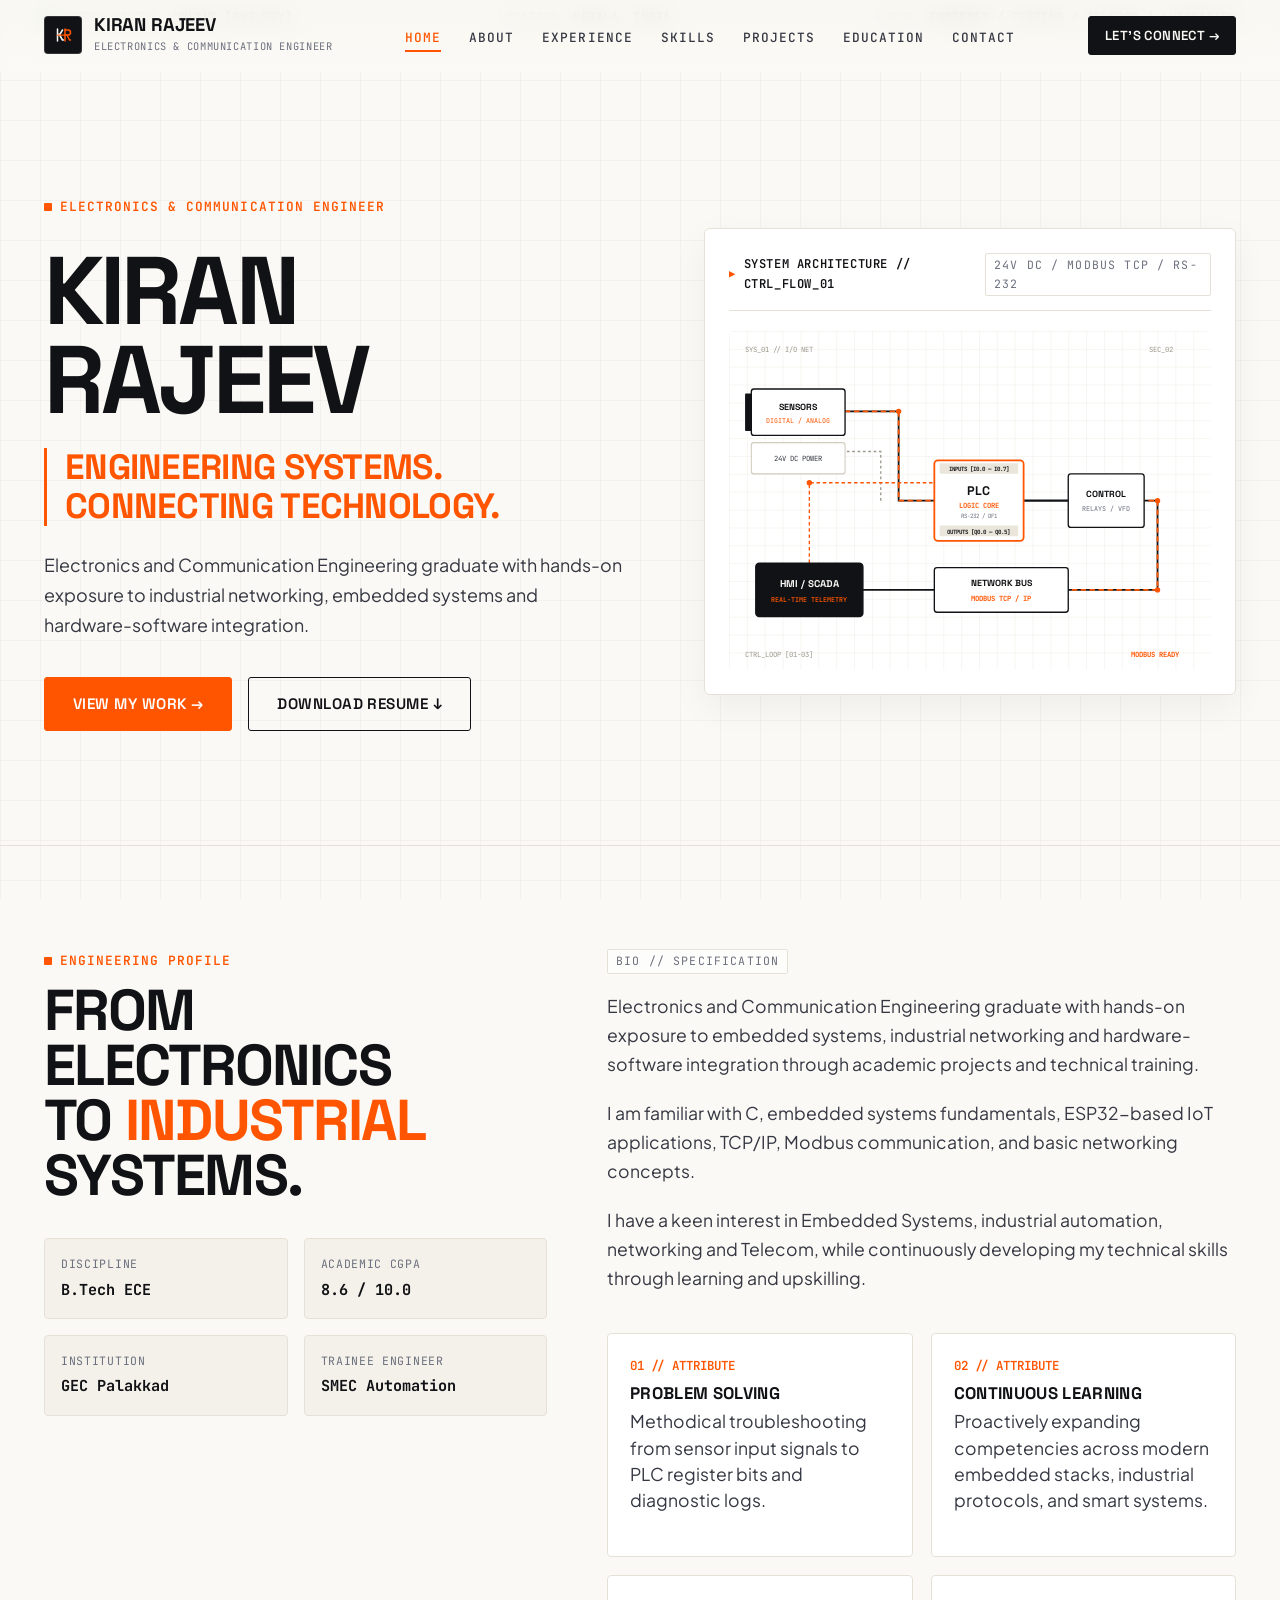
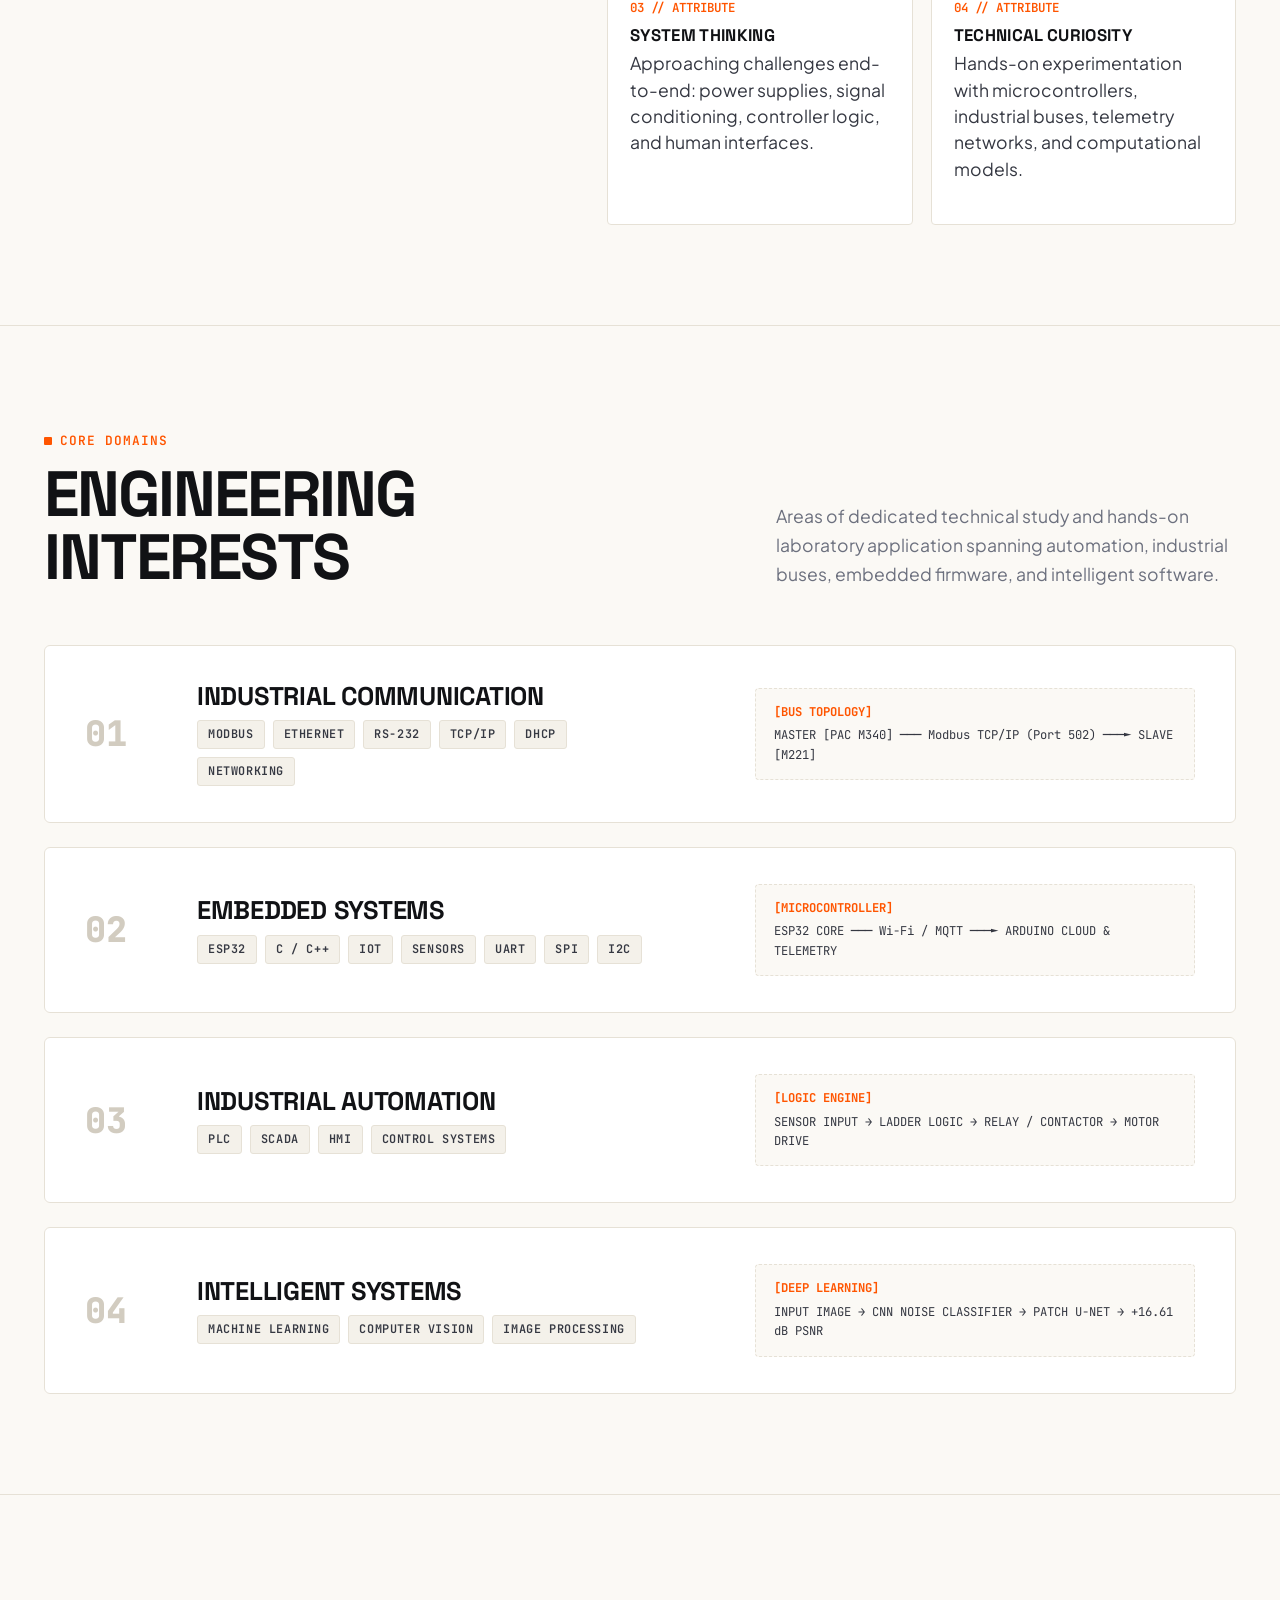
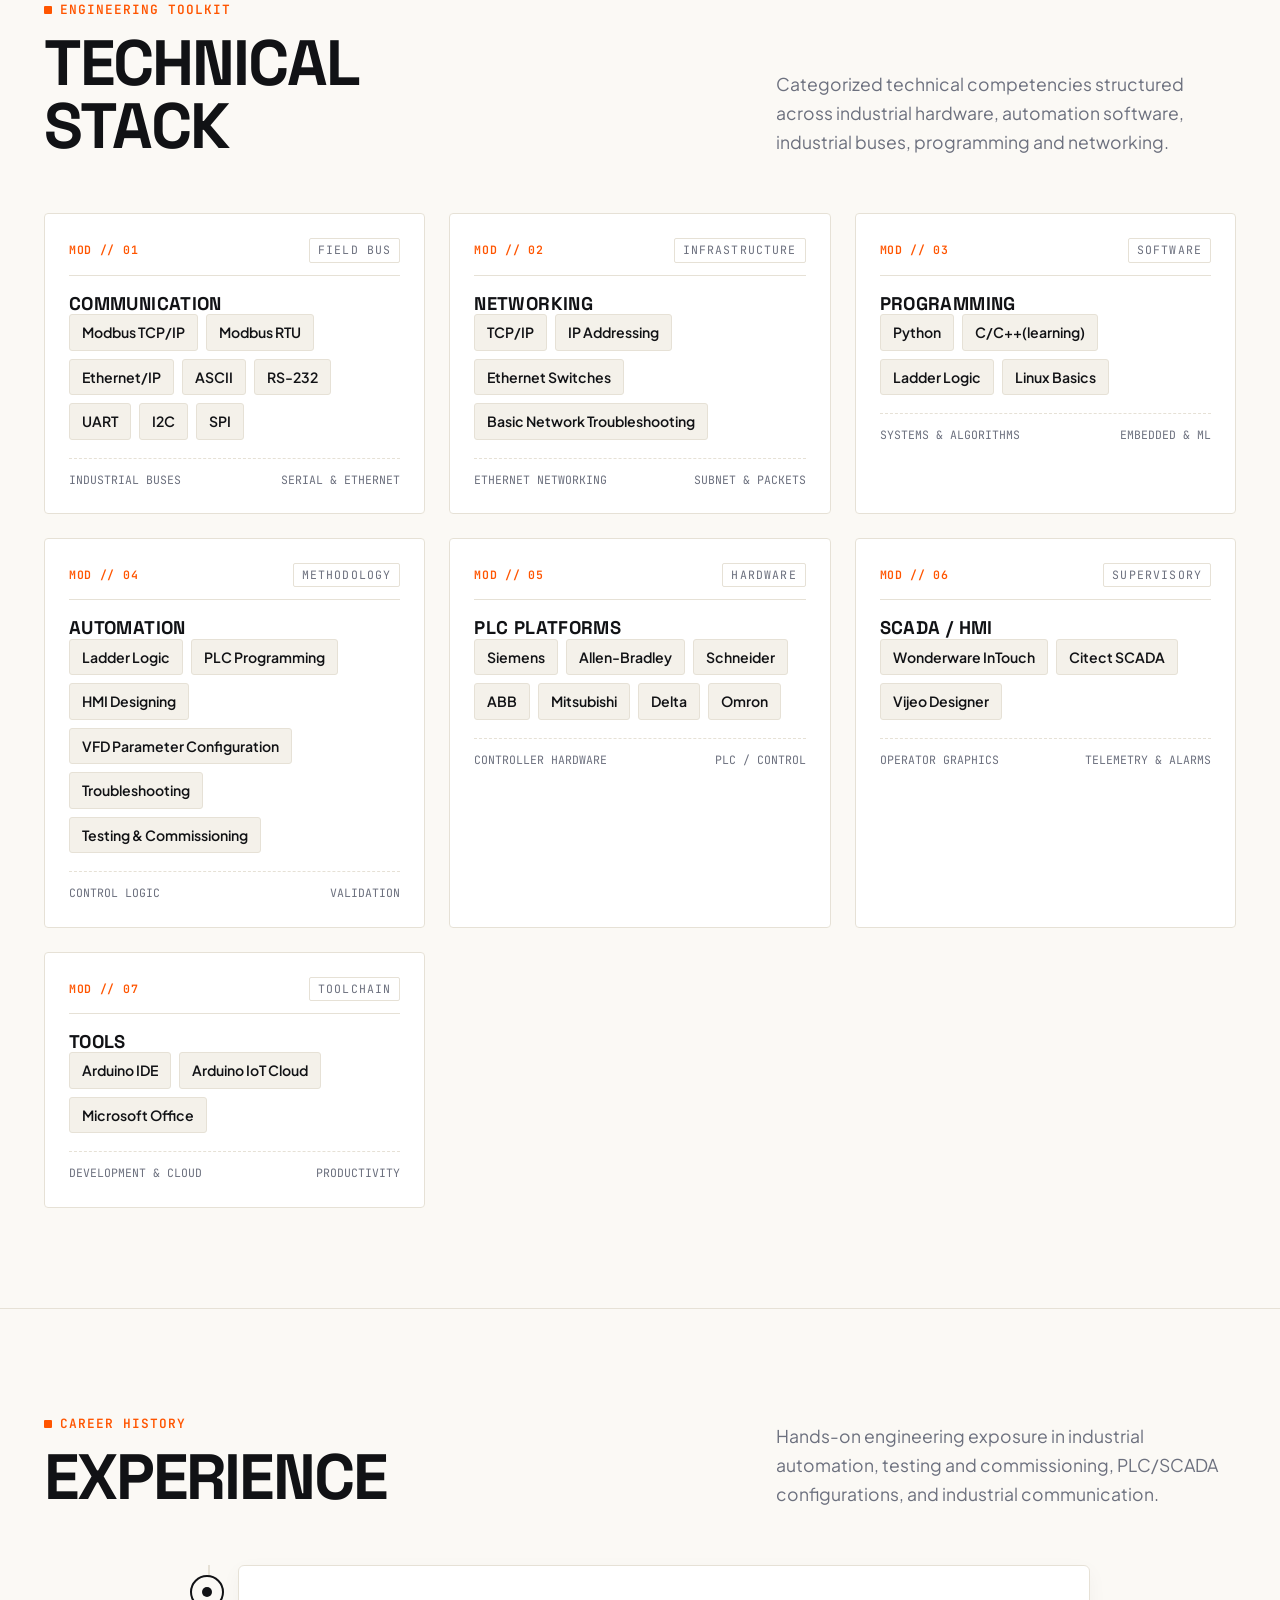
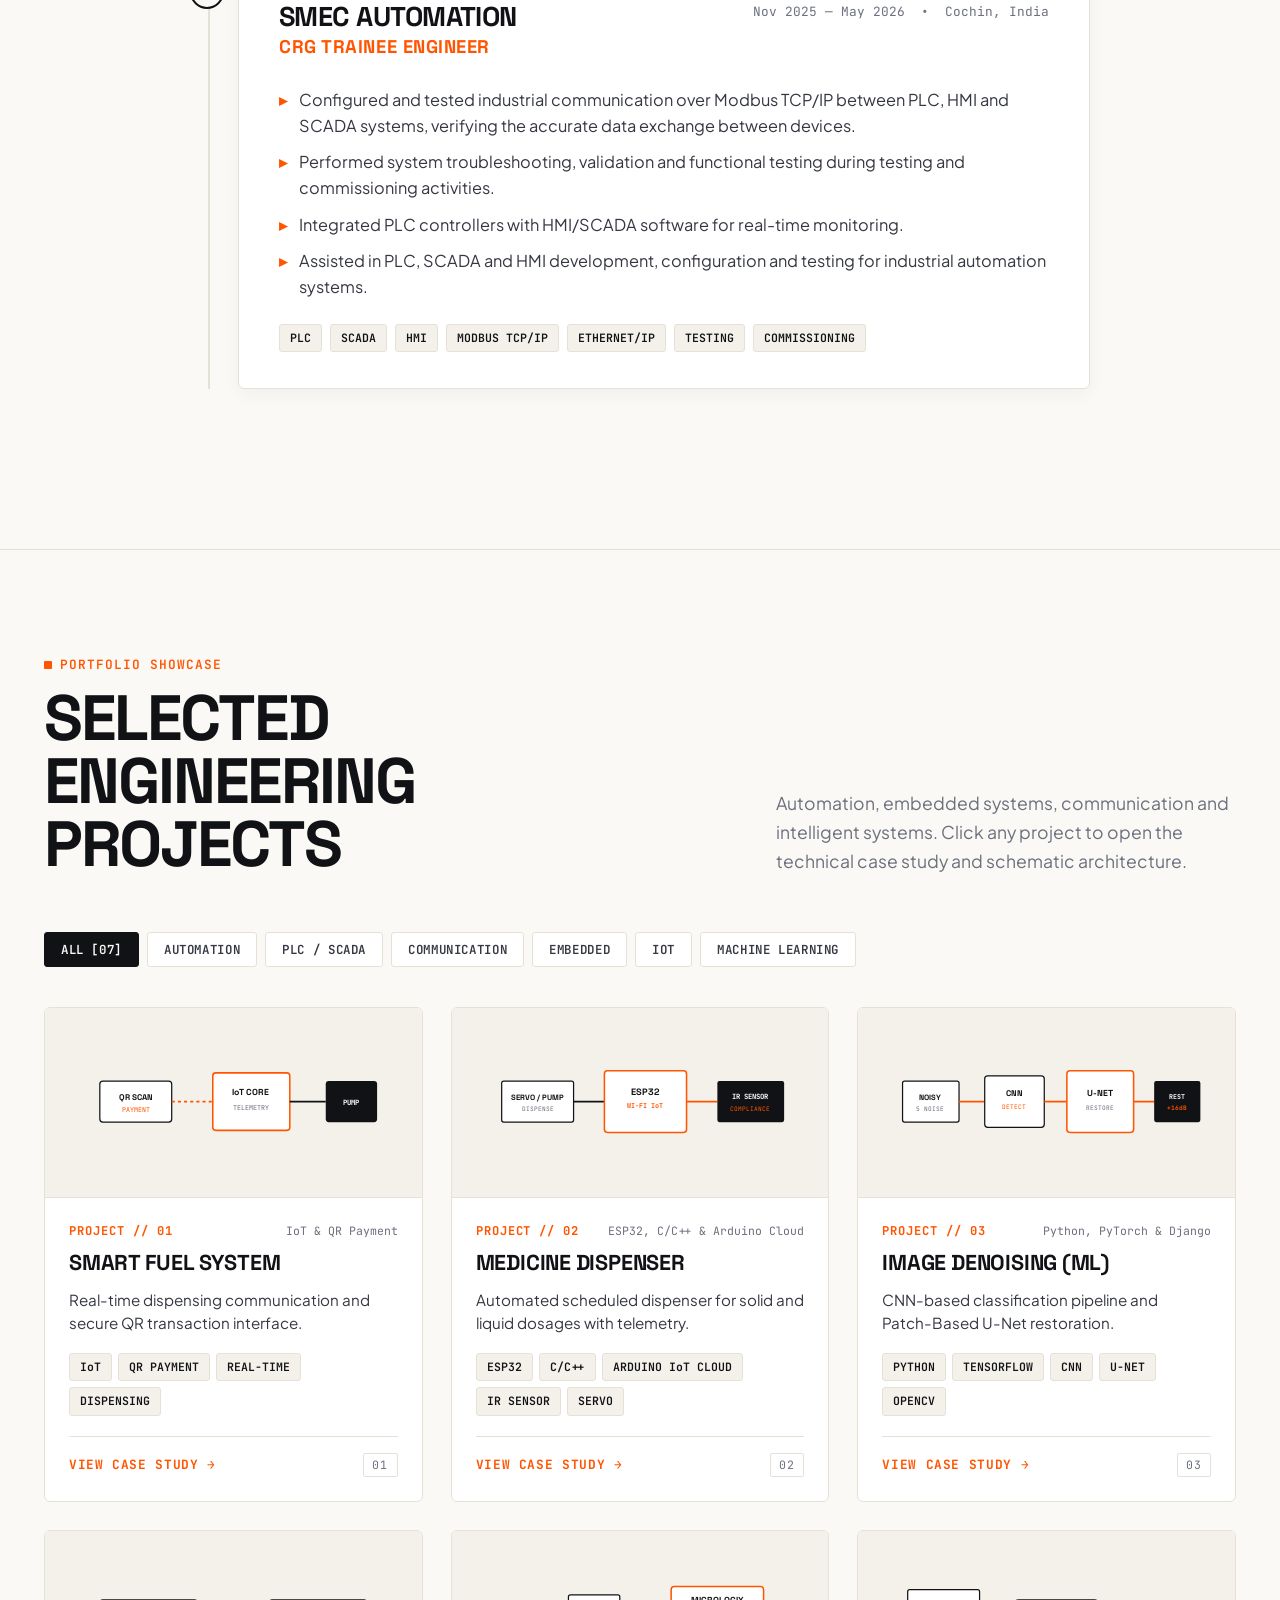
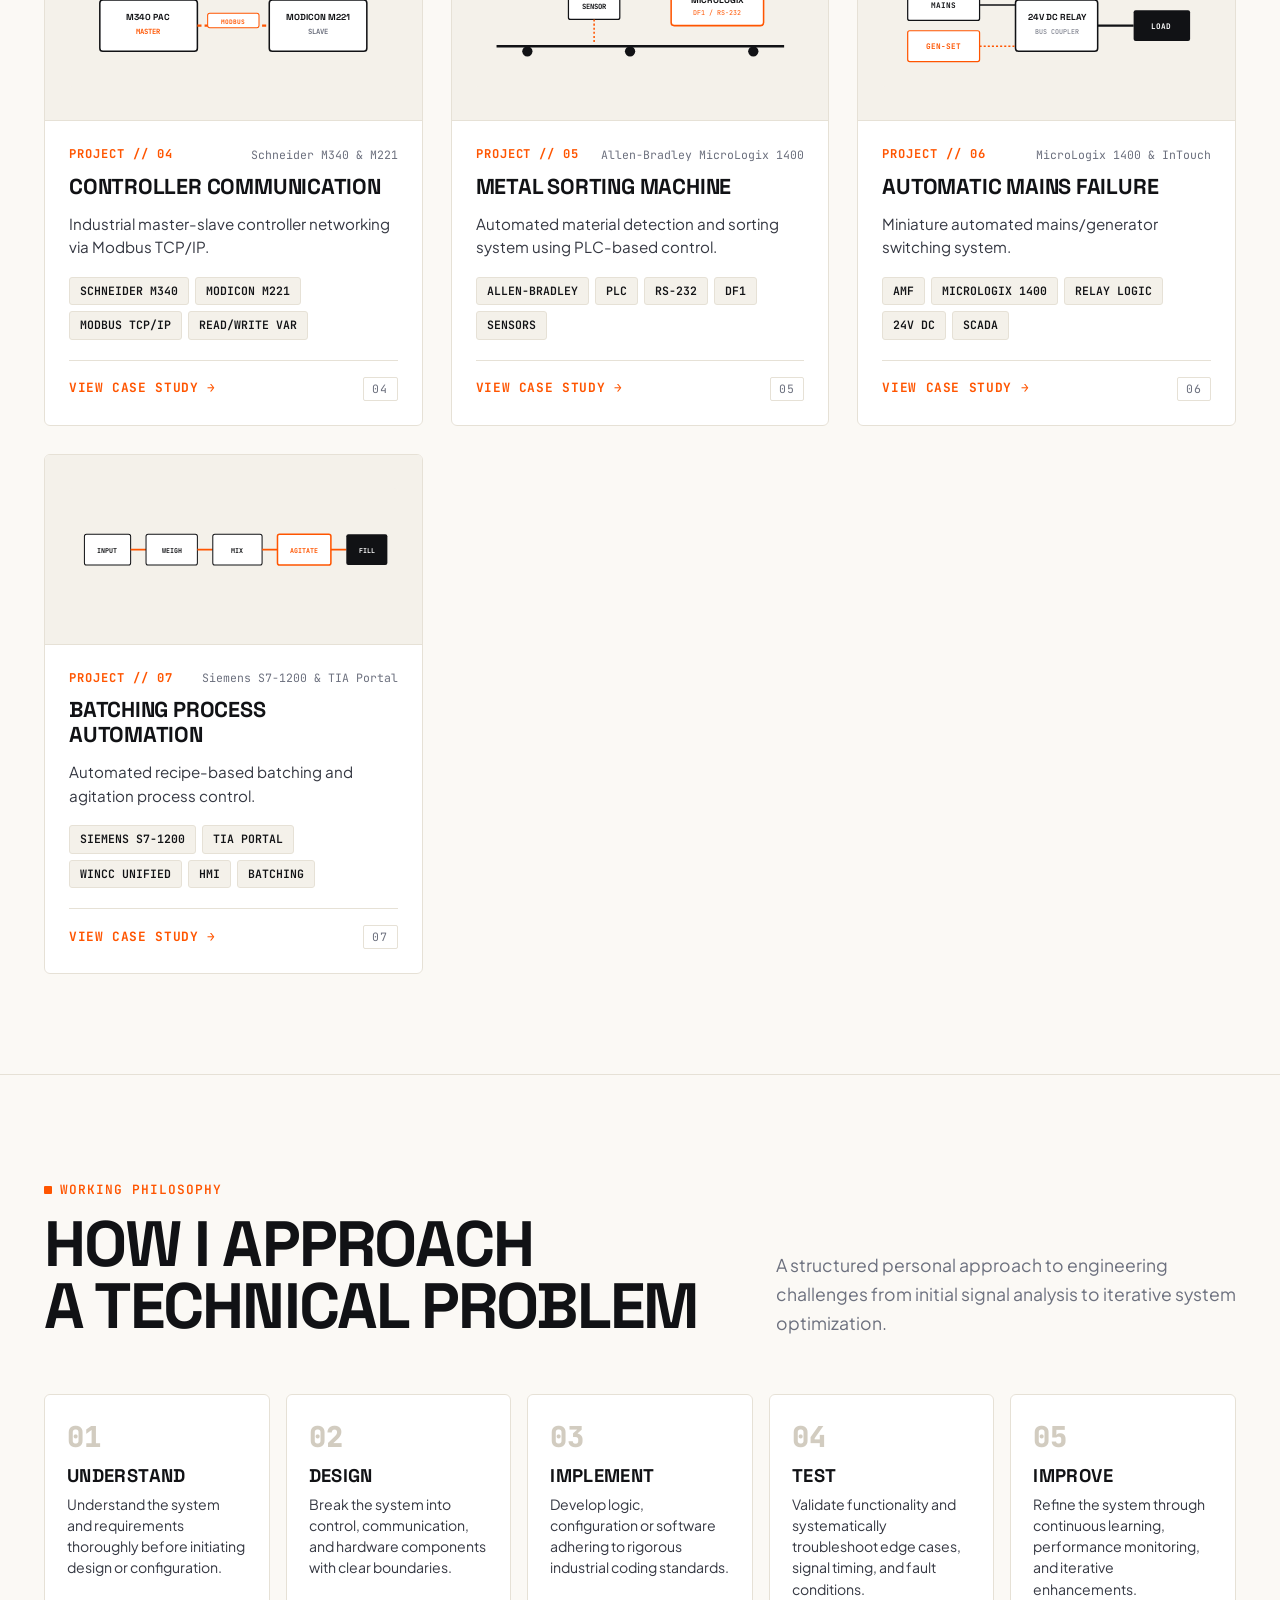
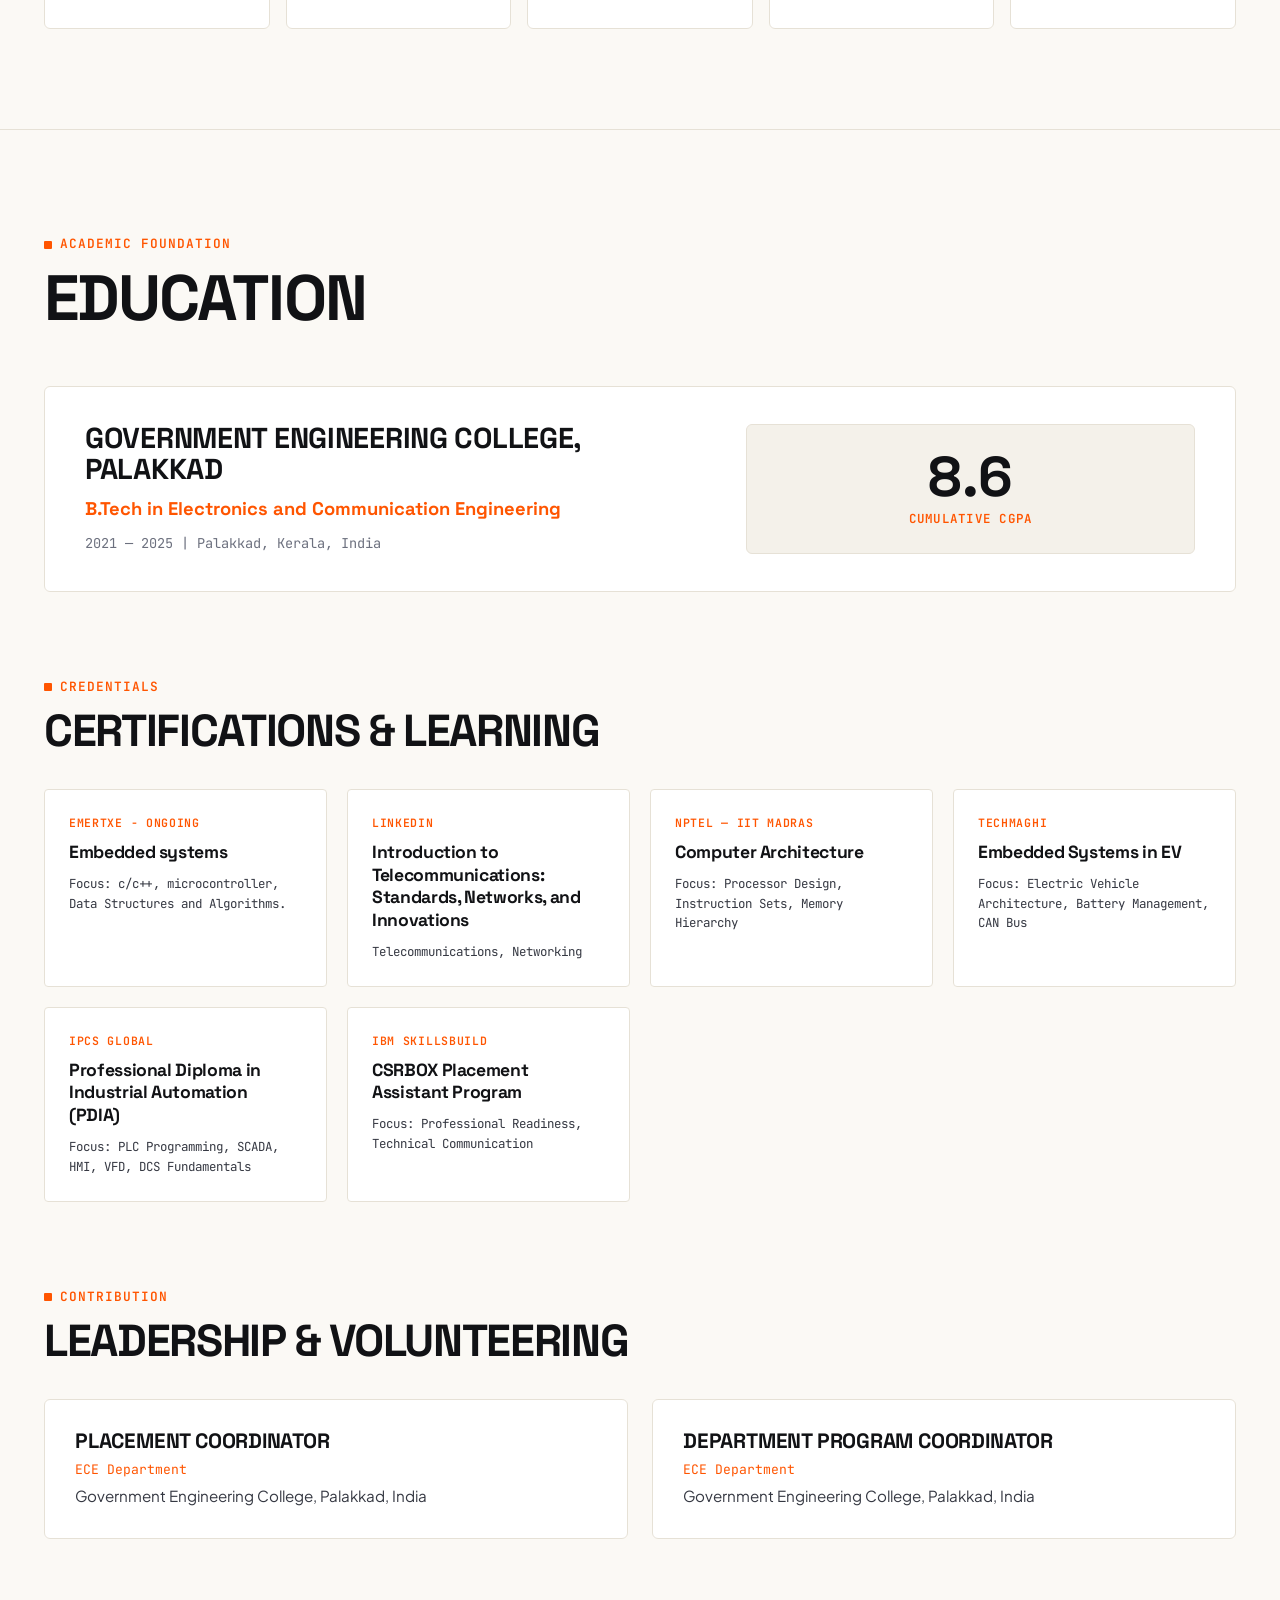
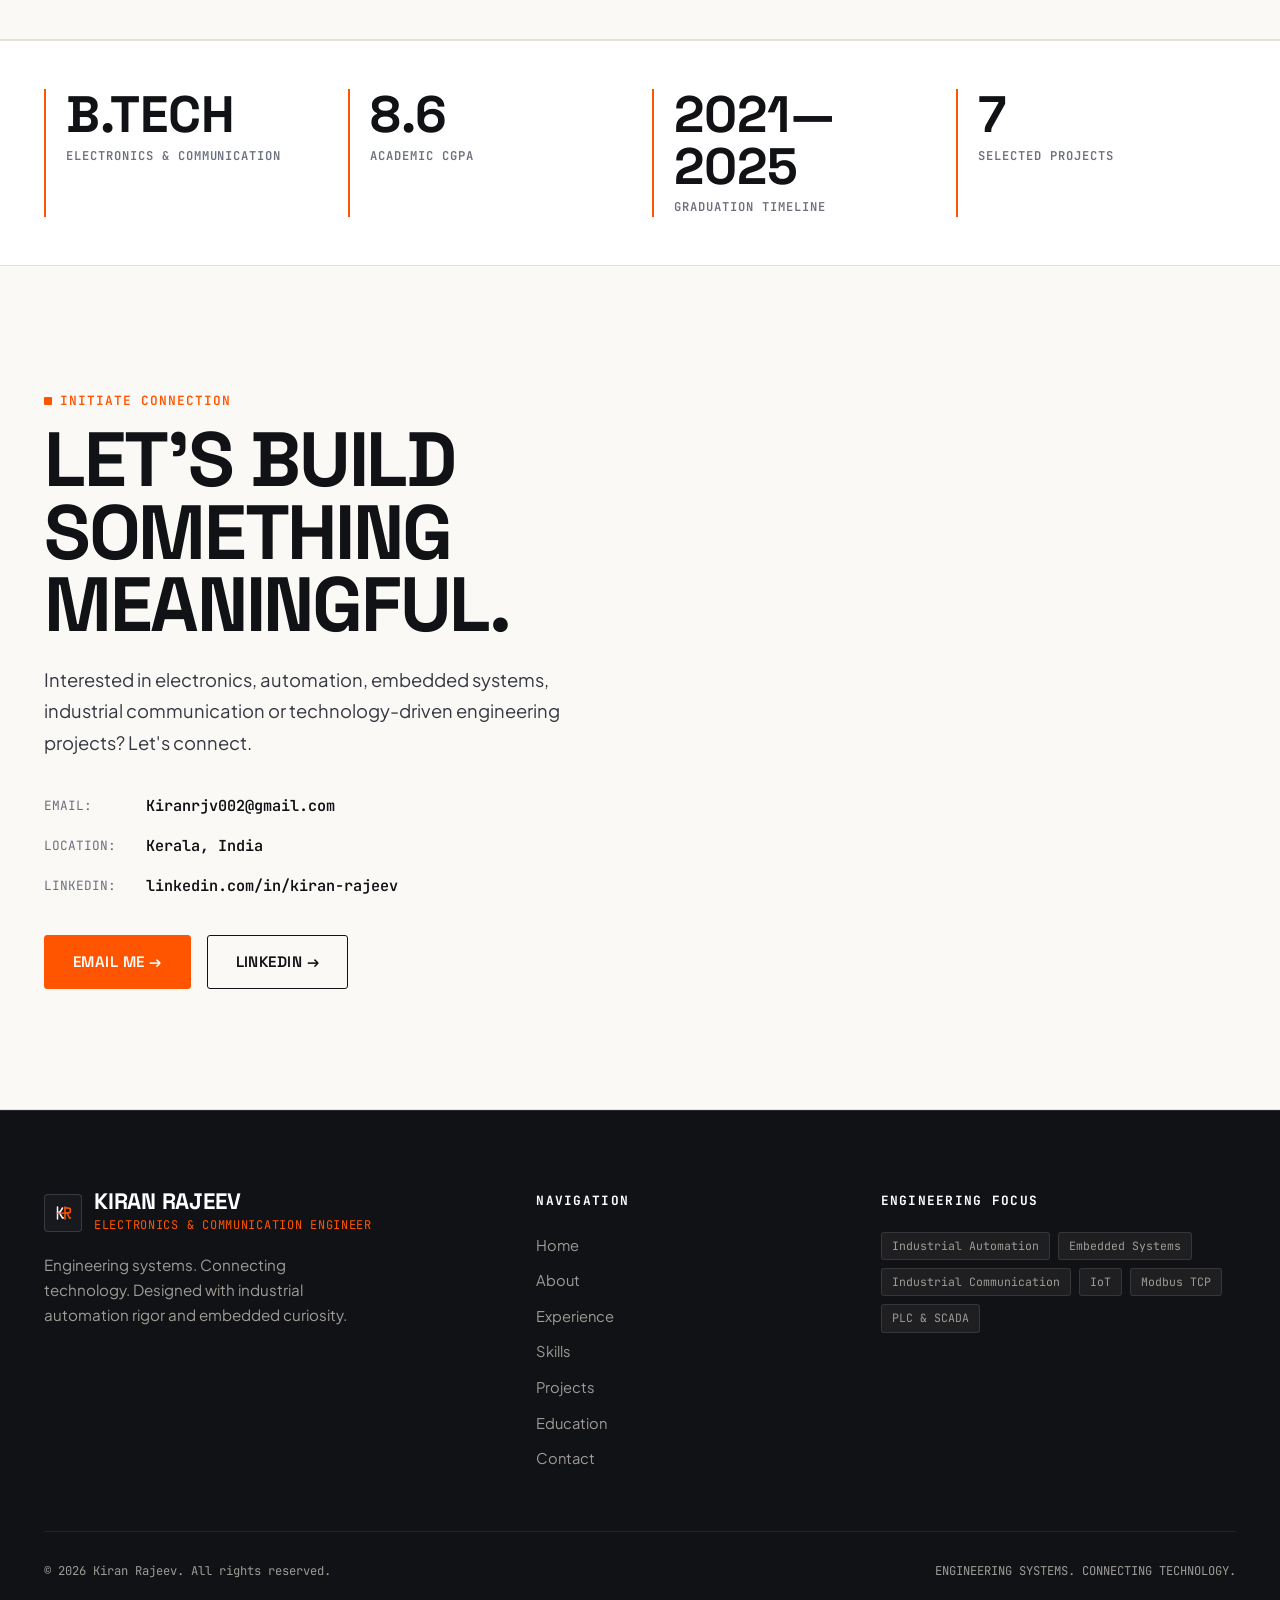
<file: index.html>
<!DOCTYPE html>
<html lang="en">
<head>
  <meta charset="UTF-8">
  <meta name="viewport" content="width=device-width, initial-scale=1.0">
  <title>Kiran Rajeev | Electronics &amp; Communication Engineer</title>
  <meta name="description" content="Portfolio of Kiran Rajeev, Electronics and Communication Engineer with project experience in industrial automation, PLC, SCADA, HMI, industrial communication, embedded systems, IoT and machine learning.">
  <meta name="author" content="Kiran Rajeev">
  <link rel="icon" type="image/svg+xml" href="assets/favicon.svg">

  <!-- OpenGraph Metadata -->
  <meta property="og:title" content="Kiran Rajeev | Electronics &amp; Communication Engineer">
  <meta property="og:description" content="Engineering Systems. Connecting Technology. Industrial Automation, PLC/SCADA, Embedded Systems &amp; Industrial Communication.">
  <meta property="og:type" content="website">

  <!-- Google Fonts: Space Grotesk (Editorial Display), Plus Jakarta Sans (Clean Modern Body), JetBrains Mono (Technical Labels) -->
  <link rel="preconnect" href="https://fonts.googleapis.com">
  <link rel="preconnect" href="https://fonts.gstatic.com" crossorigin>
  <link href="https://fonts.googleapis.com/css2?family=JetBrains+Mono:wght@400;500;600;700&family=Plus+Jakarta+Sans:wght@300;400;500;600;700;800&family=Space+Grotesk:wght@400;500;600;700;800&display=swap" rel="stylesheet">

  <!-- Stylesheets -->
  <link rel="stylesheet" href="css/style.css">
  <link rel="stylesheet" href="css/engineering.css">
</head>
<body>

  <!-- ==========================================================================
       TOP SYSTEM STATUS BAR (Industrial Control Panel Element)
       ========================================================================== -->
  <aside class="system-status-bar" aria-label="System telemetry bar">
    <div class="container status-grid">
      <div class="status-item">
        <span class="led-indicator" aria-hidden="true"></span>
        <span class="status-key">SYSTEM STATUS:</span>
        <span class="status-val">ONLINE [SYS_RDY]</span>
      </div>
      <div class="status-item">
        <span class="status-key">LOCATION:</span>
        <span class="status-val">KERALA, INDIA</span>
      </div>
      <div class="status-item">
        <span class="status-key">FOCUS:</span>
        <span class="status-val">EMBEDDED / TESTING / TELECOM / AUTOMATION</span>
      </div>
      
    </div>
  </aside>

  <!-- ==========================================================================
       STICKY NAVIGATION BAR
       ========================================================================== -->
  <header class="site-header" id="navbar">
    <div class="container nav-inner">
      <a href="#hero" class="brand-logo" aria-label="Kiran Rajeev Homepage">
        <div class="monogram-icon" aria-hidden="true">
          <!-- Geometric Minimal Circuit KR Monogram -->
          <svg width="24" height="24" viewBox="0 0 48 48" fill="none">
            <line x1="13" y1="12" x2="13" y2="36" stroke="#FBF9F5" stroke-width="3" stroke-linecap="round"/>
            <path d="M13 24 H17 L23 14" stroke="#FBF9F5" stroke-width="3" stroke-linecap="round" stroke-linejoin="round"/>
            <path d="M16 22 L23 34 H25" stroke="#FBF9F5" stroke-width="3" stroke-linecap="round" stroke-linejoin="round"/>
            <path d="M13 24 H28" stroke="#FF5500" stroke-width="2.5" stroke-linecap="round"/>
            <line x1="28" y1="12" x2="28" y2="36" stroke="#FF5500" stroke-width="3" stroke-linecap="round"/>
            <path d="M28 14 H34 C37 14 39 16 39 19 C39 22 37 24 34 24 H28" stroke="#FF5500" stroke-width="3" stroke-linecap="round" stroke-linejoin="round"/>
            <path d="M32 24 L37 34 H39" stroke="#FF5500" stroke-width="3" stroke-linecap="round" stroke-linejoin="round"/>
          </svg>
        </div>
        <div class="brand-text">
          <span class="brand-name">KIRAN RAJEEV</span>
          <span class="brand-role">ELECTRONICS &amp; COMMUNICATION ENGINEER</span>
        </div>
      </a>

      <!-- Center & Right Navigation -->
      <nav aria-label="Main Navigation">
        <ul class="nav-menu" id="navMenu">
            <li><a href="#hero" class="nav-link active">Home</a></li>
            <li><a href="#about" class="nav-link">About</a></li>
            <li><a href="#experience" class="nav-link">Experience</a></li>
            <li><a href="#skills" class="nav-link">Skills</a></li>
            <li><a href="#projects" class="nav-link">Projects</a></li>
            <li><a href="#education" class="nav-link">Education</a></li>
            <li><a href="#contact" class="nav-link">Contact</a></li>
        </ul>
      </nav>

      <div class="nav-actions">
        <a href="#contact" class="btn btn-primary btn-sm">LET'S CONNECT →</a>
        <button class="menu-toggle" id="menuToggle" aria-label="Toggle Navigation Menu" aria-expanded="false">
            <span></span>
            <span></span>
            <span></span>
        </button>
      </div>
    </div>
  </header>

  <main id="mainContent">

    <!-- ==========================================================================
         05 & 06. HERO SECTION WITH INDUSTRIAL CONTROL SYSTEM BLUEPRINT
         ========================================================================== -->
    <section class="hero-section" id="hero">
      <div class="container hero-grid">
        
        <!-- Left Editorial Content -->
        <div class="hero-content">
          <div class="hero-eyebrow seq-hidden seq-delay-1">
            <span class="tech-label">ELECTRONICS &amp; COMMUNICATION ENGINEER</span>
          </div>

          <h1 class="hero-name seq-hidden seq-delay-2">
            <span>KIRAN</span>
            <span>RAJEEV</span>
          </h1>

          <div class="hero-statement seq-hidden seq-delay-3">
            ENGINEERING SYSTEMS.<br>CONNECTING TECHNOLOGY.
          </div>

          <p class="hero-desc seq-hidden seq-delay-4">
            Electronics and Communication Engineering graduate with hands-on exposure to industrial networking, embedded systems and hardware-software integration.
          </p>

          <div class="hero-actions seq-hidden seq-delay-5">
            <a href="#projects" class="btn btn-orange">VIEW MY WORK →</a>
            <a href="assets/resume_cv.pdf"download class="btn btn-secondary">DOWNLOAD RESUME ↓</a>
          </div>
        </div>

        <!-- Right Abstract Engineering Blueprint Visualization -->
        <div class="hero-diagram-container seq-hidden seq-delay-3">
          <div class="diagram-header">
            <div class="diagram-title">SYSTEM ARCHITECTURE // CTRL_FLOW_01</div>
            <div class="coord-badge">24V DC / MODBUS TCP / RS-232</div>
          </div>

          <!-- Stylized Technical Control System SVG Blueprint -->
          <svg class="blueprint-svg" viewBox="0 0 540 380" fill="none" xmlns="http://www.w3.org/2000/svg">
            <defs>
              <!-- Blueprint subtle pattern -->
              <pattern id="heroGridPattern" width="20" height="20" patternUnits="userSpaceOnUse">
                <path d="M 20 0 L 0 0 0 20" fill="none" stroke="#EAE6DC" stroke-width="0.8"/>
              </pattern>
            </defs>
            <rect width="540" height="380" fill="url(#heroGridPattern)" rx="4"/>

            <!-- Coordinate Labels -->
            <text x="18" y="24" font-family="JetBrains Mono" font-size="8" fill="#9C978B">SYS_01 // I/O NET</text>
            <text x="470" y="24" font-family="JetBrains Mono" font-size="8" fill="#9C978B">SEC_02</text>
            <text x="18" y="365" font-family="JetBrains Mono" font-size="8" fill="#9C978B">CTRL_LOOP [01-03]</text>
            <text x="450" y="365" font-family="JetBrains Mono" font-size="8" fill="#FF5500" font-weight="700">MODBUS READY</text>

            <!-- Signal Wire Traces (Connecting Nodes) -->
            <!-- Sensors to PLC -->
            <path d="M 120 90 L 190 90 L 190 190 L 230 190" stroke="#111215" stroke-width="2" stroke-linecap="round"/>
            <path d="M 120 90 L 190 90 L 190 190 L 230 190" stroke="#FF5500" stroke-width="2" class="signal-path-active"/>

            <!-- Sensors 24V DC Feed -->
            <path d="M 120 135 L 170 135 L 170 190" stroke="#9C978B" stroke-width="1.5" stroke-dasharray="3 3"/>

            <!-- PLC to Control Engine -->
            <path d="M 330 190 L 380 190" stroke="#111215" stroke-width="2.5"/>

            <!-- Control to Network Bus -->
            <path d="M 440 190 L 480 190 L 480 290 L 380 290" stroke="#111215" stroke-width="2"/>
            <path d="M 440 190 L 480 190 L 480 290 L 380 290" stroke="#FF5500" stroke-width="2" class="signal-path-active"/>

            <!-- Network to HMI/SCADA -->
            <path d="M 230 290 L 150 290" stroke="#111215" stroke-width="2"/>

            <!-- Feedback Return loop -->
            <path d="M 90 260 L 90 170 L 230 170" stroke="#FF5500" stroke-width="1.5" stroke-dasharray="4 3"/>

            <!-- NODE 01: SENSORS & TRANSDUCERS -->
            <g class="node-group">
              <rect x="25" y="65" width="105" height="52" rx="3" fill="#FFFFFF" stroke="#111215" stroke-width="1.5"/>
              <text x="77" y="88" font-family="Space Grotesk" font-size="10" font-weight="700" text-anchor="middle" fill="#111215">SENSORS</text>
              <text x="77" y="103" font-family="JetBrains Mono" font-size="7.5" text-anchor="middle" fill="#FF5500">DIGITAL / ANALOG</text>
              <rect x="18" y="70" width="7" height="42" fill="#111215" rx="1"/>
            </g>

            <g class="node-group">
              <rect x="25" y="125" width="105" height="35" rx="3" fill="#FFFFFF" stroke="#D2CCC0" stroke-width="1.2"/>
              <text x="77" y="146" font-family="JetBrains Mono" font-size="8" text-anchor="middle" fill="#353842">24V DC POWER</text>
            </g>

            <!-- NODE 02: PLC CPU (CENTRAL CONTROLLER) -->
            <g class="node-group">
              <rect x="230" y="145" width="100" height="90" rx="4" fill="#FFFFFF" stroke="#FF5500" stroke-width="2"/>
              <!-- Top terminal block -->
              <rect x="236" y="148" width="88" height="12" fill="#EAE6DC" rx="1"/>
              <text x="280" y="157" font-family="JetBrains Mono" font-size="6.5" font-weight="700" text-anchor="middle" fill="#111215">INPUTS [I0.0 — I0.7]</text>
              <!-- Center CPU Label -->
              <text x="280" y="184" font-family="Space Grotesk" font-size="14" font-weight="800" text-anchor="middle" fill="#111215">PLC</text>
              <text x="280" y="198" font-family="JetBrains Mono" font-size="8" font-weight="600" text-anchor="middle" fill="#FF5500">LOGIC CORE</text>
              <text x="280" y="210" font-family="JetBrains Mono" font-size="6.5" text-anchor="middle" fill="#6C707E">RS-232 / DF1</text>
              <!-- Bottom terminal block -->
              <rect x="236" y="218" width="88" height="12" fill="#EAE6DC" rx="1"/>
              <text x="280" y="227" font-family="JetBrains Mono" font-size="6.5" font-weight="700" text-anchor="middle" fill="#111215">OUTPUTS [Q0.0 — Q0.5]</text>
            </g>

            <!-- NODE 03: CONTROL ENGINE / VFD ACTUATORS -->
            <g class="node-group">
              <rect x="380" y="160" width="85" height="60" rx="3" fill="#FFFFFF" stroke="#111215" stroke-width="1.5"/>
              <text x="422" y="186" font-family="Space Grotesk" font-size="10" font-weight="700" text-anchor="middle" fill="#111215">CONTROL</text>
              <text x="422" y="202" font-family="JetBrains Mono" font-size="7.5" text-anchor="middle" fill="#6C707E">RELAYS / VFD</text>
            </g>

            <!-- NODE 04: INDUSTRIAL NETWORK (MODBUS TCP / ETHERNET) -->
            <g class="node-group">
              <rect x="230" y="265" width="150" height="50" rx="3" fill="#FFFFFF" stroke="#111215" stroke-width="1.5"/>
              <text x="305" y="286" font-family="Space Grotesk" font-size="10" font-weight="700" text-anchor="middle" fill="#111215">NETWORK BUS</text>
              <text x="305" y="302" font-family="JetBrains Mono" font-size="8" font-weight="700" text-anchor="middle" fill="#FF5500">MODBUS TCP / IP</text>
            </g>

            <!-- NODE 05: HMI / SCADA SUPERVISORY -->
            <g class="node-group">
              <rect x="30" y="260" width="120" height="60" rx="4" fill="#111215" stroke="#111215" stroke-width="1.5"/>
              <text x="90" y="287" font-family="Space Grotesk" font-size="11" font-weight="700" text-anchor="middle" fill="#FBF9F5">HMI / SCADA</text>
              <text x="90" y="303" font-family="JetBrains Mono" font-size="7.5" font-weight="600" text-anchor="middle" fill="#FF5500">REAL-TIME TELEMETRY</text>
            </g>

            <!-- Test Points / Solder Vias Decor -->
            <circle cx="190" cy="90" r="3" fill="#FF5500"/>
            <circle cx="480" cy="190" r="3" fill="#FF5500"/>
            <circle cx="480" cy="290" r="3" fill="#FF5500"/>
            <circle cx="90" cy="170" r="3" fill="#FF5500"/>
          </svg>
        </div>

      </div>
    </section>

    <!-- ==========================================================================
         07. ABOUT SECTION (Editorial Split Layout)
         ========================================================================== -->
    <section class="section" id="about">
      <div class="container about-grid">
        
        <!-- Left Large Editorial Statement -->
        <div class="about-statement-box">
          <span class="tech-label">ENGINEERING PROFILE</span>
          <h2 class="about-statement">
            FROM<br>
            ELECTRONICS<br>
            TO <mark>INDUSTRIAL</mark><br>
            SYSTEMS.
          </h2>

          <div class="about-specs">
            <div class="spec-box">
              <div class="spec-key">DISCIPLINE</div>
              <div class="spec-val">B.Tech ECE</div>
            </div>
            <div class="spec-box">
              <div class="spec-key">ACADEMIC CGPA</div>
              <div class="spec-val">8.6 / 10.0</div>
            </div>
            <div class="spec-box">
              <div class="spec-key">INSTITUTION</div>
              <div class="spec-val">GEC Palakkad</div>
            </div>
            <div class="spec-box">
              <div class="spec-key">TRAINEE ENGINEER</div>
              <div class="spec-val">SMEC Automation</div>
            </div>
          </div>
        </div>

        <!-- Right Accurate Professional Narrative & Attribute Cards -->
        <div class="about-narrative">
          <span class="coord-badge" style="margin-bottom: 18px; display: inline-block;">BIO // SPECIFICATION</span>
          <p>
            Electronics and Communication Engineering graduate with hands-on exposure to embedded systems, industrial networking and hardware-software integration through academic projects and technical training.
          </p>
          <p>
            I am familiar with C, embedded systems fundamentals, ESP32-based IoT applications, TCP/IP, Modbus communication, and basic networking concepts.
          </p>
          <p>
            I have a keen interest in Embedded Systems, industrial automation, networking and Telecom, while continuously developing my technical skills through learning and upskilling.
          </p>

          <!-- 4 Attribute Cards -->
          <div class="attributes-grid">
            <div class="attribute-card">
              <div class="attribute-num">01 // ATTRIBUTE</div>
              <h3 class="attribute-title">PROBLEM SOLVING</h3>
              <p class="attribute-desc">Methodical troubleshooting from sensor input signals to PLC register bits and diagnostic logs.</p>
            </div>
            <div class="attribute-card">
              <div class="attribute-num">02 // ATTRIBUTE</div>
              <h3 class="attribute-title">CONTINUOUS LEARNING</h3>
              <p class="attribute-desc">Proactively expanding competencies across modern embedded stacks, industrial protocols, and smart systems.</p>
            </div>
            <div class="attribute-card">
              <div class="attribute-num">03 // ATTRIBUTE</div>
              <h3 class="attribute-title">SYSTEM THINKING</h3>
              <p class="attribute-desc">Approaching challenges end-to-end: power supplies, signal conditioning, controller logic, and human interfaces.</p>
            </div>
            <div class="attribute-card">
              <div class="attribute-num">04 // ATTRIBUTE</div>
              <h3 class="attribute-title">TECHNICAL CURIOSITY</h3>
              <p class="attribute-desc">Hands-on experimentation with microcontrollers, industrial buses, telemetry networks, and computational models.</p>
            </div>
          </div>
        </div>

      </div>
    </section>

    <!-- ==========================================================================
         08. ENGINEERING INTERESTS (4 Large Horizontal Cards)
         ========================================================================== -->
    <section class="section" id="interests">
      <div class="container">
        <div class="section-header-editorial">
          <div>
            <span class="tech-label">CORE DOMAINS</span>
            <h2 class="editorial-title">ENGINEERING<br>INTERESTS</h2>
          </div>
          <p class="editorial-subtitle">
            Areas of dedicated technical study and hands-on laboratory application spanning automation, industrial buses, embedded firmware, and intelligent software.
          </p>
        </div>

        <div class="interests-list">
          <!-- Card 01: Industrial Communication -->
          <div class="interest-card">
            <div class="interest-index">01</div>
            <div class="interest-header">
              <h3>INDUSTRIAL COMMUNICATION</h3>
              <div class="interest-pills">
                <span class="interest-pill">MODBUS</span>
                <span class="interest-pill">ETHERNET</span>
                <span class="interest-pill">RS-232</span>
                <span class="interest-pill">TCP/IP</span>
                <span class="interest-pill">DHCP</span>
                <span class="interest-pill">NETWORKING</span>
              </div>
            </div>
            <div class="interest-diagram">
              <div class="schematic-box">
                <span style="color: var(--accent-orange); font-weight: 700;">[BUS TOPOLOGY]</span>
                <div style="margin-top: 4px; color: var(--text-secondary);">
                  MASTER [PAC M340] ─── Modbus TCP/IP (Port 502) ───► SLAVE [M221]
                </div>
              </div>
            </div>
          </div>
           <!-- Card 02: Embedded Systems -->
          <div class="interest-card">
            <div class="interest-index">02</div>
            <div class="interest-header">
              <h3>EMBEDDED SYSTEMS</h3>
              <div class="interest-pills">
                <span class="interest-pill">ESP32</span>
                <span class="interest-pill">C / C++</span>
                <span class="interest-pill">IoT</span>
                <span class="interest-pill">SENSORS</span>
                <span class="interest-pill">UART</span>
                <span class="interest-pill">SPI</span>
                <span class="interest-pill">I2C</span>
              </div>
            </div>
            <div class="interest-diagram">
              <div class="schematic-box">
                <span style="color: var(--accent-orange); font-weight: 700;">[MICROCONTROLLER]</span>
                <div style="margin-top: 4px; color: var(--text-secondary);">
                  ESP32 CORE ─── Wi-Fi / MQTT ───► ARDUINO CLOUD &amp; TELEMETRY
                </div>
              </div>
            </div>
          </div>

             

          <!-- Card 03: Industrial Automation -->
          <div class="interest-card">
            <div class="interest-index">03</div>
            <div class="interest-header">
              <h3>INDUSTRIAL AUTOMATION</h3>
              <div class="interest-pills">
                <span class="interest-pill">PLC</span>
                <span class="interest-pill">SCADA</span>
                <span class="interest-pill">HMI</span>
                <span class="interest-pill">CONTROL SYSTEMS</span>
              </div>
            </div>
            <div class="interest-diagram">
              <div class="schematic-box">
                <span style="color: var(--accent-orange); font-weight: 700;">[LOGIC ENGINE]</span>
                <div style="margin-top: 4px; color: var(--text-secondary);">
                  SENSOR INPUT → LADDER LOGIC → RELAY / CONTACTOR → MOTOR DRIVE
                </div>
              </div>
            </div>
          </div>
         
          <!-- Card 04: Intelligent Systems -->
          <div class="interest-card">
            <div class="interest-index">04</div>
            <div class="interest-header">
              <h3>INTELLIGENT SYSTEMS</h3>
              <div class="interest-pills">
                <span class="interest-pill">MACHINE LEARNING</span>
                <span class="interest-pill">COMPUTER VISION</span>
                <span class="interest-pill">IMAGE PROCESSING</span>
              </div>
            </div>
            <div class="interest-diagram">
              <div class="schematic-box">
                <span style="color: var(--accent-orange); font-weight: 700;">[DEEP LEARNING]</span>
                <div style="margin-top: 4px; color: var(--text-secondary);">
                  INPUT IMAGE → CNN NOISE CLASSIFIER → PATCH U-NET → +16.61 dB PSNR
                </div>
              </div>
            </div>
          </div>

        </div>
      </div>
    </section>

    <!-- ==========================================================================
         09. TECHNICAL STACK (Modular Cards)
         ========================================================================== -->
    <section class="section" id="skills">
      <div class="container">
        <div class="section-header-editorial">
          <div>
            <span class="tech-label">ENGINEERING TOOLKIT</span>
            <h2 class="editorial-title">TECHNICAL<br>STACK</h2>
          </div>
          <p class="editorial-subtitle">
            Categorized technical competencies structured across industrial hardware, automation software, industrial buses, programming and networking.
          </p>
        </div>

        <div class="stack-grid">
          

          <!-- Module 1: Communication Protocols -->
          <div class="stack-module">
            <div class="stack-module-top">
              <span class="module-code">MOD // 01</span>
              <span class="coord-badge">FIELD BUS</span>
            </div>
            <h3 class="module-category">COMMUNICATION</h3>
            <div class="module-pills">
              <span class="module-pill">Modbus TCP/IP</span>
              <span class="module-pill">Modbus RTU</span>
              <span class="module-pill">Ethernet/IP</span>
              <span class="module-pill">ASCII</span>
              <span class="module-pill">RS-232</span>
              <span class="module-pill">UART</span>
              <span class="module-pill">I2C</span>
              <span class="module-pill">SPI</span>
            </div>
            <div class="module-footer">
              <span>INDUSTRIAL BUSES</span>
              <span>SERIAL &amp; ETHERNET</span>
            </div>
          </div>

          <!-- Module 2: Networking -->
          <div class="stack-module">
            <div class="stack-module-top">
              <span class="module-code">MOD // 02</span>
              <span class="coord-badge">INFRASTRUCTURE</span>
            </div>
            <h3 class="module-category">NETWORKING</h3>
            <div class="module-pills">
              <span class="module-pill">TCP/IP</span>
              <span class="module-pill">IP Addressing</span>
              <span class="module-pill">Ethernet Switches</span>
              <span class="module-pill">Basic Network Troubleshooting</span>
            </div>
            <div class="module-footer">
              <span>ETHERNET NETWORKING</span>
              <span>SUBNET &amp; PACKETS</span>
            </div>
          </div>

          <!-- Module 3: Programming -->
          <div class="stack-module">
            <div class="stack-module-top">
              <span class="module-code">MOD // 03</span>
              <span class="coord-badge">SOFTWARE</span>
            </div>
            <h3 class="module-category">PROGRAMMING</h3>
            <div class="module-pills">
              <span class="module-pill">Python</span>
              <span class="module-pill">C/C++(learning)</span>
              <span class="module-pill">Ladder Logic</span>
              <span class="module-pill">Linux Basics</span>
            </div>
            <div class="module-footer">
              <span>SYSTEMS &amp; ALGORITHMS</span>
              <span>EMBEDDED &amp; ML</span>
            </div>
          </div>

          <!-- Module 4: Automation Engineering -->
          <div class="stack-module">
            <div class="stack-module-top">
              <span class="module-code">MOD // 04</span>
              <span class="coord-badge">METHODOLOGY</span>
            </div>
            <h3 class="module-category">AUTOMATION</h3>
            <div class="module-pills">
              <span class="module-pill">Ladder Logic</span>
              <span class="module-pill">PLC Programming</span>
              <span class="module-pill">HMI Designing</span>
              <span class="module-pill">VFD Parameter Configuration</span>
              <span class="module-pill">Troubleshooting</span>
              <span class="module-pill">Testing &amp; Commissioning</span>
            </div>
            <div class="module-footer">
              <span>CONTROL LOGIC</span>
              <span>VALIDATION</span>
            </div>
          </div>

          <!-- Module 5: PLC Platforms -->
          <div class="stack-module">
            <div class="stack-module-top">
              <span class="module-code">MOD // 05</span>
              <span class="coord-badge">HARDWARE</span>
            </div>
            <h3 class="module-category">PLC PLATFORMS</h3>
            <div class="module-pills">
              <span class="module-pill">Siemens</span>
              <span class="module-pill">Allen-Bradley</span>
              <span class="module-pill">Schneider</span>
              <span class="module-pill">ABB</span>
              <span class="module-pill">Mitsubishi</span>
              <span class="module-pill">Delta</span>
              <span class="module-pill">Omron</span>
            </div>
            <div class="module-footer">
              <span>CONTROLLER HARDWARE</span>
              <span>PLC / CONTROL</span>
            </div>
          </div>

          <!-- Module 6: SCADA / HMI -->
          <div class="stack-module">
            <div class="stack-module-top">
              <span class="module-code">MOD // 06</span>
              <span class="coord-badge">SUPERVISORY</span>
            </div>
            <h3 class="module-category">SCADA / HMI</h3>
            <div class="module-pills">
              <span class="module-pill">Wonderware InTouch</span>
              <span class="module-pill">Citect SCADA</span>
              <span class="module-pill">Vijeo Designer</span>
            </div>
            <div class="module-footer">
              <span>OPERATOR GRAPHICS</span>
              <span>TELEMETRY &amp; ALARMS</span>
            </div>
          </div>

          <!-- Module 7: Tools & Ecosystem -->
          <div class="stack-module">
            <div class="stack-module-top">
              <span class="module-code">MOD // 07</span>
              <span class="coord-badge">TOOLCHAIN</span>
            </div>
            <h3 class="module-category">TOOLS</h3>
            <div class="module-pills">
              <span class="module-pill">Arduino IDE</span>
              <span class="module-pill">Arduino IoT Cloud</span>
              <span class="module-pill">Microsoft Office</span>
            </div>
            <div class="module-footer">
              <span>DEVELOPMENT &amp; CLOUD</span>
              <span>PRODUCTIVITY</span>
            </div>
          </div>

        </div>
      </div>
    </section>

    <!-- ==========================================================================
         10. EXPERIENCE SECTION (Vertical Engineering Timeline)
         ========================================================================== -->
    <section class="section" id="experience">
      <div class="container">
        <div class="section-header-editorial">
          <div>
            <span class="tech-label">CAREER HISTORY</span>
            <h2 class="editorial-title">EXPERIENCE</h2>
          </div>
          <p class="editorial-subtitle">
            Hands-on engineering exposure in industrial automation, testing and commissioning, PLC/SCADA configurations, and industrial communication.
          </p>
        </div>

        <div class="timeline-container">
          <!-- Stationary and moving signal line -->
          <div class="timeline-bus" aria-hidden="true"></div>
          <div class="timeline-bus-active" aria-hidden="true"></div>

          <!-- SMEC Automation Experience Node -->
          <div class="timeline-node active">
            <div class="timeline-marker" aria-hidden="true"></div>
            <div class="timeline-card">
              <div class="timeline-header">
                <div>
                  <h3 class="timeline-company">SMEC AUTOMATION</h3>
                  <div class="timeline-role">CRG TRAINEE ENGINEER</div>
                </div>
                <div class="timeline-meta">
                  <span>Nov 2025 — May 2026</span>
                  <span>•</span>
                  <span>Cochin, India</span>
                </div>
              </div>

              <ul class="timeline-bullets">
                <li>Configured and tested industrial communication over Modbus TCP/IP between PLC, HMI and SCADA systems, verifying the accurate data exchange between devices.</li>
                <li>Performed system troubleshooting, validation and functional testing during testing and commissioning activities.</li>
                <li>Integrated PLC controllers with HMI/SCADA software for real-time monitoring.</li>
                <li>Assisted in PLC, SCADA and HMI development, configuration and testing for industrial automation systems.</li>
              </ul>

              <div class="timeline-tags">
                <span class="tech-tag">PLC</span>
                <span class="tech-tag">SCADA</span>
                <span class="tech-tag">HMI</span>
                <span class="tech-tag">MODBUS TCP/IP</span>
                <span class="tech-tag">ETHERNET/IP</span>
                <span class="tech-tag">TESTING</span>
                <span class="tech-tag">COMMISSIONING</span>
              </div>
            </div>
          </div>

        </div>
      </div>
    </section>

    <!-- ==========================================================================
         11, 12 & 13. PROJECTS — MAIN FEATURE (7 Technical Case Studies + Filters)
         ========================================================================== -->
    <section class="section" id="projects">
      <div class="container">
        <div class="section-header-editorial">
          <div>
            <span class="tech-label">PORTFOLIO SHOWCASE</span>
            <h2 class="editorial-title">SELECTED<br>ENGINEERING<br>PROJECTS</h2>
          </div>
          <p class="editorial-subtitle">
            Automation, embedded systems, communication and intelligent systems. Click any project to open the technical case study and schematic architecture.
          </p>
        </div>

        <!-- Project Category Filters -->
        <div class="project-filters" role="tablist" aria-label="Project Categories">
          <button class="filter-btn active" data-filter="all">ALL [07]</button>
          <button class="filter-btn" data-filter="automation">AUTOMATION</button>
          <button class="filter-btn" data-filter="plc">PLC / SCADA</button>
          <button class="filter-btn" data-filter="communication">COMMUNICATION</button>
          <button class="filter-btn" data-filter="embedded">EMBEDDED</button>
          <button class="filter-btn" data-filter="iot">IoT</button>
          <button class="filter-btn" data-filter="ml">MACHINE LEARNING</button>
        </div>

        <!-- 7 Detailed Project Cards -->
        <div class="projects-grid">
          <!-- PROJECT 01: Smart Fuel System -->
          <article class="project-card" data-project-id="1" data-categories="iot embedded">
            <div class="project-visual-preview">
              <svg class="project-schematic-svg" viewBox="0 0 320 120" fill="none">
                <rect width="320" height="120" fill="#F4F1EA" rx="4"/>
                <rect x="30" y="40" width="70" height="40" rx="3" fill="#FFFFFF" stroke="#111215" stroke-width="1.2"/>
                <text x="65" y="58" font-family="Space Grotesk" font-size="8" font-weight="700" text-anchor="middle" fill="#111215">QR SCAN</text>
                <text x="65" y="70" font-family="JetBrains Mono" font-size="6.5" text-anchor="middle" fill="#FF5500">PAYMENT</text>
                <path d="M100 60 H140" stroke="#FF5500" stroke-width="1.5" stroke-dasharray="3 3"/>
                <!-- IoT Unit -->
                <rect x="140" y="32" width="75" height="56" rx="3" fill="#FFFFFF" stroke="#FF5500" stroke-width="1.5"/>
                <text x="177" y="54" font-family="Space Grotesk" font-size="8.5" font-weight="700" text-anchor="middle" fill="#111215">IoT CORE</text>
                <text x="177" y="68" font-family="JetBrains Mono" font-size="6.5" text-anchor="middle" fill="#6C707E">TELEMETRY</text>
                <path d="M215 60 H250" stroke="#111215" stroke-width="1.5"/>
                <rect x="250" y="40" width="50" height="40" rx="3" fill="#111215"/>
                <text x="275" y="63" font-family="JetBrains Mono" font-size="7" font-weight="700" text-anchor="middle" fill="#FFFFFF">PUMP</text>
              </svg>
            </div>
            <div class="project-card-body">
              <div class="project-card-top">
                <span class="project-index">PROJECT // 01</span>
                <span class="project-platform">IoT &amp; QR Payment</span>
              </div>
              <h3 class="project-title">SMART FUEL SYSTEM</h3>
              <p class="project-desc">Real-time dispensing communication and secure QR transaction interface.</p>
              <div class="project-tags">
                <span class="tech-tag">IoT</span>
                <span class="tech-tag">QR PAYMENT</span>
                <span class="tech-tag">REAL-TIME</span>
                <span class="tech-tag">DISPENSING</span>
              </div>
              <div class="project-card-footer">
                <span class="view-case-study">VIEW CASE STUDY →</span>
                <span class="coord-badge">01</span>
              </div>
            </div>
          </article>

          <!-- PROJECT 02: Electronic Medicine Dispenser -->
          <article class="project-card" data-project-id="2" data-categories="embedded iot">
            <div class="project-visual-preview">
              <svg class="project-schematic-svg" viewBox="0 0 320 120" fill="none">
                <rect width="320" height="120" fill="#F4F1EA" rx="4"/>
                <rect x="25" y="40" width="70" height="40" rx="2" fill="#FFFFFF" stroke="#111215" stroke-width="1.2"/>
                <text x="60" y="58" font-family="Space Grotesk" font-size="7.5" font-weight="700" text-anchor="middle" fill="#111215">SERVO / PUMP</text>
                <text x="60" y="69" font-family="JetBrains Mono" font-size="6" text-anchor="middle" fill="#6C707E">DISPENSE</text>
                <path d="M95 60 H125" stroke="#111215" stroke-width="1.5"/>
                <!-- ESP32 -->
                <rect x="125" y="30" width="80" height="60" rx="3" fill="#FFFFFF" stroke="#FF5500" stroke-width="1.5"/>
                <text x="165" y="54" font-family="Space Grotesk" font-size="9" font-weight="700" text-anchor="middle" fill="#111215">ESP32</text>
                <text x="165" y="66" font-family="JetBrains Mono" font-size="6.5" font-weight="700" text-anchor="middle" fill="#FF5500">WI-FI IoT</text>
                <path d="M205 60 H235" stroke="#FF5500" stroke-width="1.5"/>
                <rect x="235" y="40" width="65" height="40" rx="2" fill="#111215"/>
                <text x="267" y="57" font-family="JetBrains Mono" font-size="7" font-weight="700" text-anchor="middle" fill="#FFFFFF">IR SENSOR</text>
                <text x="267" y="69" font-family="JetBrains Mono" font-size="6" text-anchor="middle" fill="#FF5500">COMPLIANCE</text>
              </svg>
            </div>
            <div class="project-card-body">
              <div class="project-card-top">
                <span class="project-index">PROJECT // 02</span>
                <span class="project-platform">ESP32, C/C++ &amp; Arduino Cloud</span>
              </div>
              <h3 class="project-title">MEDICINE DISPENSER</h3>
              <p class="project-desc">Automated scheduled dispenser for solid and liquid dosages with telemetry.</p>
              <div class="project-tags">
                <span class="tech-tag">ESP32</span>
                <span class="tech-tag">C/C++</span>
                <span class="tech-tag">ARDUINO IoT CLOUD</span>
                <span class="tech-tag">IR SENSOR</span>
                <span class="tech-tag">SERVO</span>
              </div>
              <div class="project-card-footer">
                <span class="view-case-study">VIEW CASE STUDY →</span>
                <span class="coord-badge">02</span>
              </div>
            </div>
          </article>

          <!-- PROJECT 03: Image Denoising Using Machine Learning -->
          <article class="project-card" data-project-id="3" data-categories="ml">
            <div class="project-visual-preview">
              <svg class="project-schematic-svg" viewBox="0 0 320 120" fill="none">
                <rect width="320" height="120" fill="#F4F1EA" rx="4"/>
                <rect x="20" y="40" width="55" height="40" rx="2" fill="#FFFFFF" stroke="#111215" stroke-width="1.2"/>
                <text x="47" y="58" font-family="Space Grotesk" font-size="7.5" font-weight="700" text-anchor="middle" fill="#111215">NOISY</text>
                <text x="47" y="69" font-family="JetBrains Mono" font-size="6" text-anchor="middle" fill="#6C707E">5 NOISE</text>
                <line x1="75" y1="60" x2="100" y2="60" stroke="#FF5500" stroke-width="1.5"/>
                <rect x="100" y="35" width="58" height="50" rx="3" fill="#FFFFFF" stroke="#111215" stroke-width="1.2"/>
                <text x="129" y="55" font-family="Space Grotesk" font-size="8" font-weight="700" text-anchor="middle" fill="#111215">CNN</text>
                <text x="129" y="67" font-family="JetBrains Mono" font-size="6" text-anchor="middle" fill="#FF5500">DETECT</text>
                <line x1="158" y1="60" x2="180" y2="60" stroke="#FF5500" stroke-width="1.5"/>
                <rect x="180" y="30" width="65" height="60" rx="3" fill="#FFFFFF" stroke="#FF5500" stroke-width="1.5"/>
                <text x="212" y="55" font-family="Space Grotesk" font-size="8.5" font-weight="700" text-anchor="middle" fill="#111215">U-NET</text>
                <text x="212" y="68" font-family="JetBrains Mono" font-size="6" text-anchor="middle" fill="#6C707E">RESTORE</text>
                <line x1="245" y1="60" x2="265" y2="60" stroke="#FF5500" stroke-width="1.5"/>
                <rect x="265" y="40" width="45" height="40" rx="2" fill="#111215"/>
                <text x="287" y="57" font-family="JetBrains Mono" font-size="6.5" font-weight="700" text-anchor="middle" fill="#FFFFFF">REST</text>
                <text x="287" y="68" font-family="JetBrains Mono" font-size="6" font-weight="700" text-anchor="middle" fill="#FF5500">+16dB</text>
              </svg>
            </div>
            <div class="project-card-body">
              <div class="project-card-top">
                <span class="project-index">PROJECT // 03</span>
                <span class="project-platform">Python, PyTorch &amp; Django</span>
              </div>
              <h3 class="project-title">IMAGE DENOISING (ML)</h3>
              <p class="project-desc">CNN-based classification pipeline and Patch-Based U-Net restoration.</p>
              <div class="project-tags">
                <span class="tech-tag">PYTHON</span>
                <span class="tech-tag">TENSORFLOW</span>
                <span class="tech-tag">CNN</span>
                <span class="tech-tag">U-NET</span>
                <span class="tech-tag">OPENCV</span>
              </div>
              <div class="project-card-footer">
                <span class="view-case-study">VIEW CASE STUDY →</span>
                <span class="coord-badge">03</span>
              </div>
            </div>
          </article>

          <!-- PROJECT 04: Controller-to-Controller Communication -->
          <article class="project-card" data-project-id="4" data-categories="automation communication plc">
            <div class="project-visual-preview">
              <svg class="project-schematic-svg" viewBox="0 0 320 120" fill="none">
                <rect width="320" height="120" fill="#F4F1EA" rx="4"/>
                <!-- M340 Master -->
                <rect x="30" y="35" width="95" height="50" rx="3" fill="#FFFFFF" stroke="#111215" stroke-width="1.5"/>
                <text x="77" y="55" font-family="Space Grotesk" font-size="8.5" font-weight="700" text-anchor="middle" fill="#111215">M340 PAC</text>
                <text x="77" y="68" font-family="JetBrains Mono" font-size="7" font-weight="700" text-anchor="middle" fill="#FF5500">MASTER</text>
                <!-- Bus -->
                <line x1="125" y1="60" x2="195" y2="60" stroke="#FF5500" stroke-width="2" stroke-dasharray="4 3"/>
                <rect x="135" y="48" width="50" height="14" rx="2" fill="#FFFFFF" stroke="#FF5500" stroke-width="1"/>
                <text x="160" y="58" font-family="JetBrains Mono" font-size="6" font-weight="700" text-anchor="middle" fill="#FF5500">MODBUS</text>
                <!-- M221 Slave -->
                <rect x="195" y="35" width="95" height="50" rx="3" fill="#FFFFFF" stroke="#111215" stroke-width="1.5"/>
                <text x="242" y="55" font-family="Space Grotesk" font-size="8.5" font-weight="700" text-anchor="middle" fill="#111215">MODICON M221</text>
                <text x="242" y="68" font-family="JetBrains Mono" font-size="7" font-weight="700" text-anchor="middle" fill="#6C707E">SLAVE</text>
              </svg>
            </div>
            <div class="project-card-body">
              <div class="project-card-top">
                <span class="project-index">PROJECT // 04</span>
                <span class="project-platform">Schneider M340 &amp; M221</span>
              </div>
              <h3 class="project-title">CONTROLLER COMMUNICATION</h3>
              <p class="project-desc">Industrial master-slave controller networking via Modbus TCP/IP.</p>
              <div class="project-tags">
                <span class="tech-tag">SCHNEIDER M340</span>
                <span class="tech-tag">MODICON M221</span>
                <span class="tech-tag">MODBUS TCP/IP</span>
                <span class="tech-tag">READ/WRITE VAR</span>
              </div>
              <div class="project-card-footer">
                <span class="view-case-study">VIEW CASE STUDY →</span>
                <span class="coord-badge">04</span>
              </div>
            </div>
          </article>

          <!-- PROJECT 05: Metal Sorting Machine -->
          <article class="project-card" data-project-id="5" data-categories="automation plc communication">
            <div class="project-visual-preview">
              <svg class="project-schematic-svg" viewBox="0 0 320 120" fill="none">
                <rect width="320" height="120" fill="#F4F1EA" rx="4"/>
                <line x1="20" y1="80" x2="300" y2="80" stroke="#111215" stroke-width="2.5"/>
                <circle cx="50" cy="85" r="5" fill="#111215"/>
                <circle cx="150" cy="85" r="5" fill="#111215"/>
                <circle cx="270" cy="85" r="5" fill="#111215"/>
                <!-- Sensor -->
                <rect x="90" y="30" width="50" height="24" rx="2" fill="#FFFFFF" stroke="#111215" stroke-width="1.2"/>
                <text x="115" y="44" font-family="JetBrains Mono" font-size="7" font-weight="700" text-anchor="middle" fill="#111215">SENSOR</text>
                <line x1="115" y1="54" x2="115" y2="78" stroke="#FF5500" stroke-width="1.5" stroke-dasharray="2 2"/>
                <!-- PLC -->
                <rect x="190" y="22" width="90" height="38" rx="3" fill="#FFFFFF" stroke="#FF5500" stroke-width="1.5"/>
                <text x="235" y="38" font-family="Space Grotesk" font-size="8.5" font-weight="700" text-anchor="middle" fill="#111215">MICROLOGIX</text>
                <text x="235" y="50" font-family="JetBrains Mono" font-size="6.5" text-anchor="middle" fill="#FF5500">DF1 / RS-232</text>
              </svg>
            </div>
            <div class="project-card-body">
              <div class="project-card-top">
                <span class="project-index">PROJECT // 05</span>
                <span class="project-platform">Allen-Bradley MicroLogix 1400</span>
              </div>
              <h3 class="project-title">METAL SORTING MACHINE</h3>
              <p class="project-desc">Automated material detection and sorting system using PLC-based control.</p>
              <div class="project-tags">
                <span class="tech-tag">ALLEN-BRADLEY</span>
                <span class="tech-tag">PLC</span>
                <span class="tech-tag">RS-232</span>
                <span class="tech-tag">DF1</span>
                <span class="tech-tag">SENSORS</span>
              </div>
              <div class="project-card-footer">
                <span class="view-case-study">VIEW CASE STUDY →</span>
                <span class="coord-badge">05</span>
              </div>
            </div>
          </article>

          <!-- PROJECT 06: Automatic Mains Failure -->
          <article class="project-card" data-project-id="6" data-categories="automation plc">
            <div class="project-visual-preview">
              <svg class="project-schematic-svg" viewBox="0 0 320 120" fill="none">
                <rect width="320" height="120" fill="#F4F1EA" rx="4"/>
                <!-- Mains -->
                <rect x="25" y="25" width="70" height="30" rx="2" fill="#FFFFFF" stroke="#111215" stroke-width="1.2"/>
                <text x="60" y="43" font-family="JetBrains Mono" font-size="7.5" font-weight="700" text-anchor="middle" fill="#111215">MAINS</text>
                <!-- Gen -->
                <rect x="25" y="65" width="70" height="30" rx="2" fill="#FFFFFF" stroke="#FF5500" stroke-width="1.2"/>
                <text x="60" y="83" font-family="JetBrains Mono" font-size="7.5" font-weight="700" text-anchor="middle" fill="#FF5500">GEN-SET</text>
                <!-- Switching Center -->
                <rect x="130" y="35" width="80" height="50" rx="3" fill="#FFFFFF" stroke="#111215" stroke-width="1.5"/>
                <text x="170" y="55" font-family="Space Grotesk" font-size="8.5" font-weight="700" text-anchor="middle" fill="#111215">24V DC RELAY</text>
                <text x="170" y="68" font-family="JetBrains Mono" font-size="6.5" text-anchor="middle" fill="#6C707E">BUS COUPLER</text>
                <!-- Load -->
                <rect x="245" y="45" width="55" height="30" rx="2" fill="#111215"/>
                <text x="272" y="63" font-family="JetBrains Mono" font-size="7.5" font-weight="700" text-anchor="middle" fill="#FFFFFF">LOAD</text>
                <path d="M95 40 H130" stroke="#111215" stroke-width="1.5"/>
                <path d="M95 80 H130" stroke="#FF5500" stroke-width="1.5" stroke-dasharray="2 2"/>
                <path d="M210 60 H245" stroke="#111215" stroke-width="2"/>
              </svg>
            </div>
            <div class="project-card-body">
              <div class="project-card-top">
                <span class="project-index">PROJECT // 06</span>
                <span class="project-platform">MicroLogix 1400 &amp; InTouch</span>
              </div>
              <h3 class="project-title">AUTOMATIC MAINS FAILURE</h3>
              <p class="project-desc">Miniature automated mains/generator switching system.</p>
              <div class="project-tags">
                <span class="tech-tag">AMF</span>
                <span class="tech-tag">MICROLOGIX 1400</span>
                <span class="tech-tag">RELAY LOGIC</span>
                <span class="tech-tag">24V DC</span>
                <span class="tech-tag">SCADA</span>
              </div>
              <div class="project-card-footer">
                <span class="view-case-study">VIEW CASE STUDY →</span>
                <span class="coord-badge">06</span>
              </div>
            </div>
          </article>

          <!-- PROJECT 07: Batching Process Automation -->
          <article class="project-card" data-project-id="7" data-categories="automation plc">
            <div class="project-visual-preview">
              <svg class="project-schematic-svg" viewBox="0 0 320 120" fill="none">
                <rect width="320" height="120" fill="#F4F1EA" rx="4"/>
                <!-- Flow nodes -->
                <rect x="15" y="45" width="45" height="30" rx="2" fill="#FFFFFF" stroke="#111215" stroke-width="1"/>
                <text x="37" y="63" font-family="JetBrains Mono" font-size="6.5" font-weight="700" text-anchor="middle" fill="#111215">INPUT</text>
                <line x1="60" y1="60" x2="75" y2="60" stroke="#FF5500" stroke-width="1.5"/>
                
                <rect x="75" y="45" width="50" height="30" rx="2" fill="#FFFFFF" stroke="#111215" stroke-width="1"/>
                <text x="100" y="63" font-family="JetBrains Mono" font-size="6.5" font-weight="700" text-anchor="middle" fill="#111215">WEIGH</text>
                <line x1="125" y1="60" x2="140" y2="60" stroke="#FF5500" stroke-width="1.5"/>

                <rect x="140" y="45" width="48" height="30" rx="2" fill="#FFFFFF" stroke="#111215" stroke-width="1"/>
                <text x="164" y="63" font-family="JetBrains Mono" font-size="6.5" font-weight="700" text-anchor="middle" fill="#111215">MIX</text>
                <line x1="188" y1="60" x2="203" y2="60" stroke="#FF5500" stroke-width="1.5"/>

                <rect x="203" y="45" width="52" height="30" rx="2" fill="#FFFFFF" stroke="#FF5500" stroke-width="1.5"/>
                <text x="229" y="63" font-family="JetBrains Mono" font-size="6.5" font-weight="700" text-anchor="middle" fill="#FF5500">AGITATE</text>
                <line x1="255" y1="60" x2="270" y2="60" stroke="#FF5500" stroke-width="1.5"/>

                <rect x="270" y="45" width="40" height="30" rx="2" fill="#111215"/>
                <text x="290" y="63" font-family="JetBrains Mono" font-size="6.5" font-weight="700" text-anchor="middle" fill="#FFFFFF">FILL</text>
              </svg>
            </div>
            <div class="project-card-body">
              <div class="project-card-top">
                <span class="project-index">PROJECT // 07</span>
                <span class="project-platform">Siemens S7-1200 &amp; TIA Portal</span>
              </div>
              <h3 class="project-title">BATCHING PROCESS AUTOMATION</h3>
              <p class="project-desc">Automated recipe-based batching and agitation process control.</p>
              <div class="project-tags">
                <span class="tech-tag">SIEMENS S7-1200</span>
                <span class="tech-tag">TIA PORTAL</span>
                <span class="tech-tag">WINCC UNIFIED</span>
                <span class="tech-tag">HMI</span>
                <span class="tech-tag">BATCHING</span>
              </div>
              <div class="project-card-footer">
                <span class="view-case-study">VIEW CASE STUDY →</span>
                <span class="coord-badge">07</span>
              </div>
            </div>
          </article>

          

        </div>
      </div>
    </section>

    <!-- ==========================================================================
         14. ENGINEERING PROCESS (How I Approach a Technical Problem)
         ========================================================================== -->
    <section class="section" id="process">
      <div class="container">
        <div class="section-header-editorial">
          <div>
            <span class="tech-label">WORKING PHILOSOPHY</span>
            <h2 class="editorial-title">HOW I APPROACH<br>A TECHNICAL PROBLEM</h2>
          </div>
          <p class="editorial-subtitle">
            A structured personal approach to engineering challenges from initial signal analysis to iterative system optimization.
          </p>
        </div>

        <div class="process-steps">
          
          <div class="process-step-card">
            <div class="step-number">01</div>
            <h3 class="step-title">UNDERSTAND</h3>
            <p class="step-desc">Understand the system and requirements thoroughly before initiating design or configuration.</p>
          </div>

          <div class="process-step-card">
            <div class="step-number">02</div>
            <h3 class="step-title">DESIGN</h3>
            <p class="step-desc">Break the system into control, communication, and hardware components with clear boundaries.</p>
          </div>

          <div class="process-step-card">
            <div class="step-number">03</div>
            <h3 class="step-title">IMPLEMENT</h3>
            <p class="step-desc">Develop logic, configuration or software adhering to rigorous industrial coding standards.</p>
          </div>

          <div class="process-step-card">
            <div class="step-number">04</div>
            <h3 class="step-title">TEST</h3>
            <p class="step-desc">Validate functionality and systematically troubleshoot edge cases, signal timing, and fault conditions.</p>
          </div>

          <div class="process-step-card">
            <div class="step-number">05</div>
            <h3 class="step-title">IMPROVE</h3>
            <p class="step-desc">Refine the system through continuous learning, performance monitoring, and iterative enhancements.</p>
          </div>

        </div>
      </div>
    </section>

    <!-- ==========================================================================
         15, 16 & 17. EDUCATION, CERTIFICATIONS & LEADERSHIP
         ========================================================================== -->
    <section class="section" id="education">
      <div class="container">
        
        <!-- Education Card -->
        <div class="section-header-editorial">
          <div>
            <span class="tech-label">ACADEMIC FOUNDATION</span>
            <h2 class="editorial-title">EDUCATION</h2>
          </div>
        </div>

        <div class="edu-card">
          <div>
            <h3 class="edu-institution">GOVERNMENT ENGINEERING COLLEGE, PALAKKAD</h3>
            <div class="edu-degree">B.Tech in Electronics and Communication Engineering</div>
            <div class="edu-meta">2021 — 2025 | Palakkad, Kerala, India</div>
          </div>
          <div class="edu-cgpa-box">
            <div class="cgpa-value">8.6</div>
            <div class="cgpa-label">CUMULATIVE CGPA</div>
          </div>
        </div>

        <!-- Certifications & Learning -->
        <div style="margin-top: 80px;">
          <div class="section-header-editorial" style="margin-bottom: 30px;">
            <div>
              <span class="tech-label">CREDENTIALS</span>
              <h2 class="editorial-title" style="font-size: clamp(1.8rem, 3.5vw, 2.8rem);">CERTIFICATIONS &amp; LEARNING</h2>
            </div>
          </div>

          <div class="certifications-grid">

            <div class="cert-card">
              <div class="cert-issuer">Emertxe - ongoing</div>
              <h3 class="cert-title">Embedded systems</h3>
              <div class="cert-focus">Focus: c/c++, microcontroller, Data Structures and Algorithms.</div>
            </div>

            <div class="cert-card">
              <div class="cert-issuer">LinkedIn</div>
              <h3 class="cert-title">Introduction to Telecommunications: Standards, Networks, and Innovations</h3>
              <div class="cert-focus">Telecommunications, Networking</div>
            </div>

            
            <div class="cert-card">
              <div class="cert-issuer">NPTEL — IIT MADRAS</div>
              <h3 class="cert-title">Computer Architecture</h3>
              <div class="cert-focus">Focus: Processor Design, Instruction Sets, Memory Hierarchy</div>
            </div>

            <div class="cert-card">
              <div class="cert-issuer">TECHMAGHI</div>
              <h3 class="cert-title">Embedded Systems in EV</h3>
              <div class="cert-focus">Focus: Electric Vehicle Architecture, Battery Management, CAN Bus</div>
            </div>

            <div class="cert-card">
              <div class="cert-issuer">IPCS GLOBAL</div>
              <h3 class="cert-title">Professional Diploma in Industrial Automation (PDIA)</h3>
              <div class="cert-focus">Focus: PLC Programming, SCADA, HMI, VFD, DCS Fundamentals</div>
            </div>


            <div class="cert-card">
              <div class="cert-issuer">IBM SKILLSBUILD</div>
              <h3 class="cert-title">CSRBOX Placement Assistant Program</h3>
              <div class="cert-focus">Focus: Professional Readiness, Technical Communication</div>
            </div>
          </div>
        </div>

        <!-- Leadership & Volunteering -->
        <div style="margin-top: 80px;">
          <div class="section-header-editorial" style="margin-bottom: 30px;">
            <div>
              <span class="tech-label">CONTRIBUTION</span>
              <h2 class="editorial-title" style="font-size: clamp(1.8rem, 3.5vw, 2.8rem);">LEADERSHIP &amp; VOLUNTEERING</h2>
            </div>
          </div>

          <div class="leadership-grid">
            <div class="lead-card">
              <h3 class="lead-role">PLACEMENT COORDINATOR</h3>
              <div class="lead-org">ECE Department</div>
              <div class="lead-dept">Government Engineering College, Palakkad, India</div>
            </div>

            <div class="lead-card">
              <h3 class="lead-role">DEPARTMENT PROGRAM COORDINATOR</h3>
              <div class="lead-org">ECE Department</div>
              <div class="lead-dept">Government Engineering College, Palakkad, India</div>
            </div>
          </div>
        </div>

      </div>
    </section>

    <!-- ==========================================================================
         18. FACTUAL TECHNICAL STATISTICS (Strict Verified Numbers Only)
         ========================================================================== -->
    <section class="stats-banner" aria-label="Technical Identifiers">
      <div class="container">
        <div class="stats-grid">
          <div class="stat-item">
            <div class="stat-val">B.TECH</div>
            <div class="stat-label">ELECTRONICS &amp; COMMUNICATION</div>
          </div>
          <div class="stat-item">
            <div class="stat-val">8.6</div>
            <div class="stat-label">ACADEMIC CGPA</div>
          </div>
          <div class="stat-item">
            <div class="stat-val">2021—2025</div>
            <div class="stat-label">GRADUATION TIMELINE</div>
          </div>
          <div class="stat-item">
            <div class="stat-val">7</div>
            <div class="stat-label">SELECTED PROJECTS</div>
          </div>
        </div>
      </div>
    </section>

    <!-- ==========================================================================
         21. CONTACT SECTION (Large Editorial CTA)
         ========================================================================== -->
    <section class="section contact-section" id="contact">
      <div class="container contact-grid">
        
        <!-- Left Editorial Call to Action -->
        <div>
          <span class="tech-label">INITIATE CONNECTION</span>
          <h2 class="contact-headline">
            LET'S BUILD<br>
            SOMETHING<br>
            MEANINGFUL.
          </h2>

          <p class="contact-subtext">
            Interested in electronics, automation, embedded systems, industrial communication or technology-driven engineering projects? Let's connect.
          </p>

          <div class="contact-meta-list">
            <div class="contact-meta-item">
              <span class="contact-meta-key">EMAIL:</span>
              <span class="contact-meta-val"><a href="mailto:Kiranrjv002@gmail.com">Kiranrjv002@gmail.com</a></span>
            </div>
            <div class="contact-meta-item">
              <span class="contact-meta-key">LOCATION:</span>
              <span class="contact-meta-val">Kerala, India</span>
            </div>
            <div class="contact-meta-item">
              <span class="contact-meta-key">LINKEDIN:</span>
              <span class="contact-meta-val"><a href="https://linkedin.com/in/kiran-rajeev" target="_blank" rel="noopener">linkedin.com/in/kiran-rajeev</a></span>
            </div>
          </div>

          <div style="display: flex; gap: 16px; flex-wrap: wrap;">
            <a href="mailto:Kiranrjv002@gmail.com" class="btn btn-orange">EMAIL ME →</a>
            <a href="https://linkedin.com/in/kiran-rajeev" target="_blank" rel="noopener" class="btn btn-secondary">LINKEDIN →</a>
          </div>
        </div>

      </div>
    </section>

  </main>

  <!-- ==========================================================================
       22. FOOTER (Premium Dark Foundation)
       ========================================================================== -->
  <footer class="site-footer">
    <div class="container">
      <div class="footer-grid">
        
        <!-- Left Brand -->
        <div class="footer-brand">
          <a href="#hero" class="brand-logo" style="margin-bottom: 12px;">
            <div class="monogram-icon" style="background: var(--bg-dark-surface);">
              <!-- Monogram -->
              <svg width="24" height="24" viewBox="0 0 48 48" fill="none">
                <line x1="13" y1="12" x2="13" y2="36" stroke="#FBF9F5" stroke-width="3" stroke-linecap="round"/>
                <path d="M13 24 H17 L23 14" stroke="#FBF9F5" stroke-width="3" stroke-linecap="round" stroke-linejoin="round"/>
                <path d="M16 22 L23 34 H25" stroke="#FBF9F5" stroke-width="3" stroke-linecap="round" stroke-linejoin="round"/>
                <path d="M13 24 H28" stroke="#FF5500" stroke-width="2.5" stroke-linecap="round"/>
                <line x1="28" y1="12" x2="28" y2="36" stroke="#FF5500" stroke-width="3" stroke-linecap="round"/>
                <path d="M28 14 H34 C37 14 39 16 39 19 C39 22 37 24 34 24 H28" stroke="#FF5500" stroke-width="3" stroke-linecap="round" stroke-linejoin="round"/>
                <path d="M32 24 L37 34 H39" stroke="#FF5500" stroke-width="3" stroke-linecap="round" stroke-linejoin="round"/>
              </svg>
            </div>
            <div class="brand-text">
              <span class="brand-name">KIRAN RAJEEV</span>
              <span class="brand-role">ELECTRONICS &amp; COMMUNICATION ENGINEER</span>
            </div>
          </a>
          <p class="footer-tagline">
            Engineering systems. Connecting technology. Designed with industrial automation rigor and embedded curiosity.
          </p>
        </div>

        <!-- Middle Navigation -->
        <div>
          <div class="footer-title">NAVIGATION</div>
          <ul class="footer-links">
            <li><a href="#hero">Home</a></li>
            <li><a href="#about">About</a></li>
            <li><a href="#experience">Experience</a></li>
            <li><a href="#skills">Skills</a></li>
            <li><a href="#projects">Projects</a></li>
            <li><a href="#education">Education</a></li>
            <li><a href="#contact">Contact</a></li>
          </ul>
        </div>

        <!-- Right Focus -->
        <div>
          <div class="footer-title">ENGINEERING FOCUS</div>
          <div class="footer-focus-tags">
            <span class="footer-tag">Industrial Automation</span>
            <span class="footer-tag">Embedded Systems</span>
            <span class="footer-tag">Industrial Communication</span>
            <span class="footer-tag">IoT</span>
            <span class="footer-tag">Modbus TCP</span>
            <span class="footer-tag">PLC &amp; SCADA</span>
          </div>
        </div>

      </div>

      <div class="footer-bottom">
        <div>© 2026 Kiran Rajeev. All rights reserved.</div>
        <div>ENGINEERING SYSTEMS. CONNECTING TECHNOLOGY.</div>
      </div>
    </div>
  </footer>

  <!-- ==========================================================================
       CASE STUDY MODAL (Full-Screen Technical Case Study Panel)
       ========================================================================== -->
  <div class="modal-overlay" id="caseStudyModal" role="dialog" aria-modal="true" aria-labelledby="modalTitle">
    <div class="modal-dialog">
      <div class="modal-header">
        <div class="modal-title-wrap">
          <span class="modal-project-num" id="modalNumber">PROJECT // 01</span>
          <h2 class="modal-project-title" id="modalTitle">PROJECT NAME</h2>
          <span id="modalPlatform" style="font-family: var(--font-mono); font-size: 0.76rem; color: var(--text-muted); margin-top: 2px;"></span>
        </div>
        <button class="modal-close-btn" id="modalCloseBtn" aria-label="Close Case Study">&times;</button>
      </div>

      <div class="modal-body">
        
        <!-- Technical Schematic SVG Canvas -->
        <div class="modal-schematic-area">
          <div class="modal-schematic-title">
            <span>TECHNICAL SCHEMATIC &amp; ARCHITECTURE</span>
            <span class="coord-badge">SYSTEM TOPOLOGY</span>
          </div>
          <div id="modalSchematic"></div>
        </div>

        <!-- System Overview -->
        <div class="modal-section" style="border-top: none; padding-top: 0;">
          <h3 class="modal-section-title">SYSTEM OVERVIEW</h3>
          <p id="modalOverview" style="font-size: 1.05rem; line-height: 1.6;"></p>
        </div>

        <!-- Technology -->
        <div class="modal-section">
          <h3 class="modal-section-title">TECHNOLOGY</h3>
          <p id="modalTech" style="font-family: var(--font-mono); font-size: 0.9rem; color: var(--text-main);"></p>
        </div>

        <!-- Implementation -->
        <div class="modal-section">
          <h3 class="modal-section-title">IMPLEMENTATION</h3>
          <ul class="modal-bullets" id="modalImplementation"></ul>
        </div>

        <!-- Communication -->
        <div class="modal-section">
          <h3 class="modal-section-title">COMMUNICATION</h3>
          <p id="modalCommunication" style="font-size: 0.95rem;"></p>
        </div>

        <!-- Key Components -->
        <div class="modal-section">
          <h3 class="modal-section-title">KEY COMPONENTS</h3>
          <p id="modalComponents" style="font-family: var(--font-mono); font-size: 0.88rem; color: var(--text-secondary);"></p>
        </div>

        <!-- My Contribution -->
        <div class="modal-section">
          <h3 class="modal-section-title">MY CONTRIBUTION</h3>
          <p id="modalContribution" style="font-size: 0.98rem; font-weight: 500;"></p>
        </div>

      </div>
    </div>
  </div>

  <!-- ==========================================================================
       RESUME PREVIEW MODAL
       ========================================================================== -->
  <div class="modal-overlay" id="resumeModal" role="dialog" aria-modal="true" aria-label="Resume Document Preview">
    <div class="modal-dialog resume-modal-dialog">
      <div class="modal-header">
        <div class="modal-title-wrap">
          <span class="modal-project-num">VERIFIED CREDENTIALS</span>
          <h2 class="modal-project-title" style="font-size: 1.25rem;">KIRAN RAJEEV — RESUME</h2>
        </div>
        <div style="display: flex; gap: 10px; align-items: center;">
          <a href="assets/resume.html" target="_blank" class="btn btn-secondary btn-sm">OPEN IN NEW TAB ↗</a>
          <button class="modal-close-btn" id="resumeCloseBtn" aria-label="Close Resume">&times;</button>
        </div>
      </div>
      <div style="flex-grow: 1; height: 100%;">
        <iframe src="assets/resume.html" class="resume-iframe" title="Kiran Rajeev Resume"></iframe>
      </div>
    </div>
  </div>

  <!-- Scripts -->
  <script src="js/main.js"></script>
  <script src="js/cursor.js"></script>
</body>
</html>
</file>
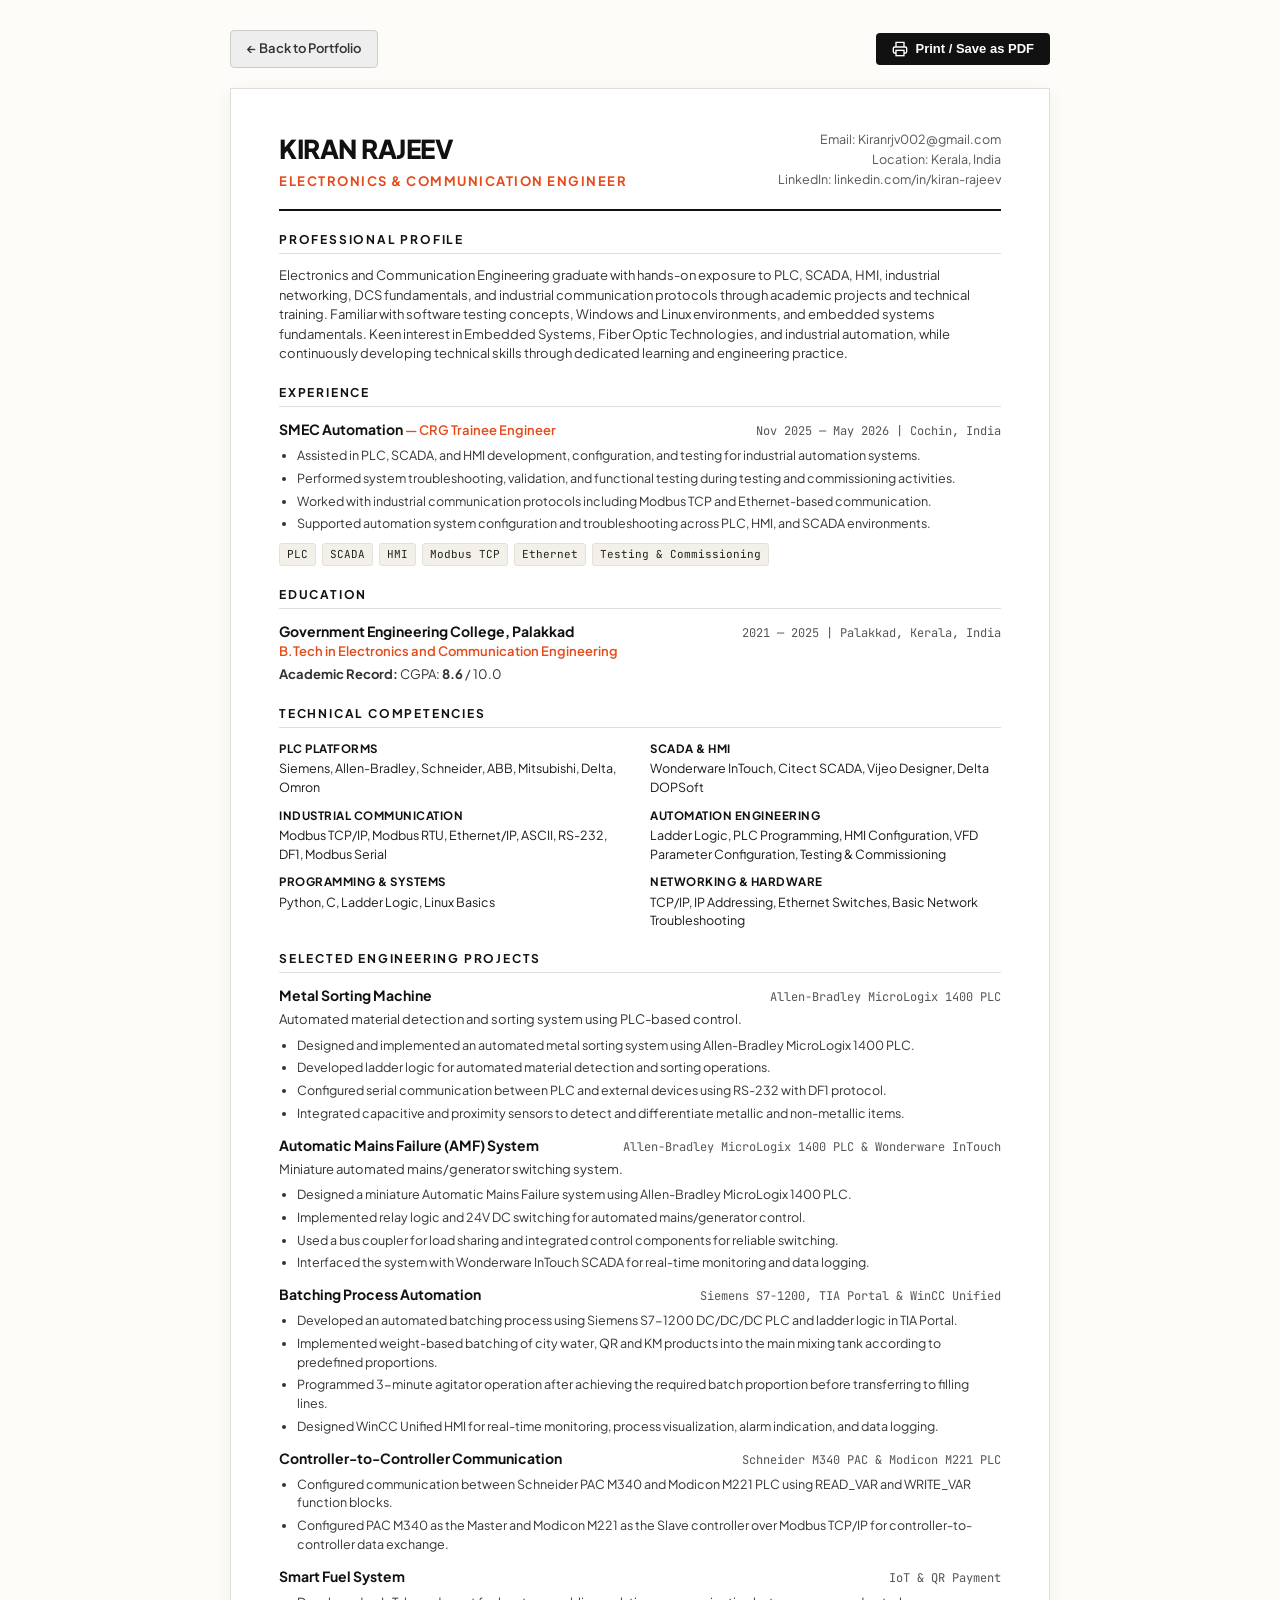
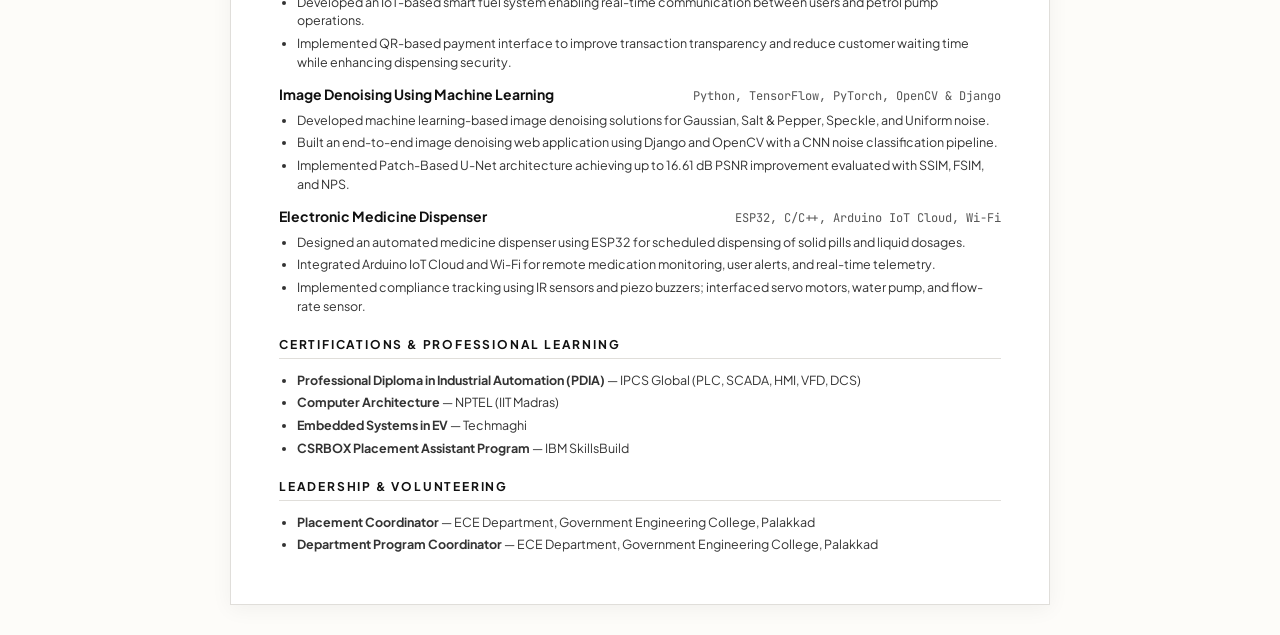
<file: assets/resume.html>
<!DOCTYPE html>
<html lang="en">
<head>
  <meta charset="UTF-8">
  <meta name="viewport" content="width=device-width, initial-scale=1.0">
  <title>Kiran Rajeev - Resume | Electronics & Communication Engineer</title>
  <link rel="preconnect" href="https://fonts.googleapis.com">
  <link rel="preconnect" href="https://fonts.gstatic.com" crossorigin>
  <link href="https://fonts.googleapis.com/css2?family=Plus+Jakarta+Sans:wght@400;500;600;700&family=JetBrains+Mono:wght@400;500&display=swap" rel="stylesheet">
  <style>
    :root {
      --font-main: 'Plus Jakarta Sans', -apple-system, BlinkMacSystemFont, sans-serif;
      --font-mono: 'JetBrains Mono', monospace;
      --color-text: #1a1a1a;
      --color-muted: #555555;
      --color-accent: #e64a19;
      --color-border: #e0deda;
      --color-bg: #fdfcf9;
    }

    * {
      box-sizing: border-box;
      margin: 0;
      padding: 0;
    }

    body {
      font-family: var(--font-main);
      color: var(--color-text);
      background: var(--color-bg);
      line-height: 1.5;
      font-size: 13.5px;
      padding: 30px 20px;
    }

    .resume-container {
      max-width: 820px;
      margin: 0 auto;
      background: #ffffff;
      padding: 40px 48px;
      border: 1px solid var(--color-border);
      box-shadow: 0 4px 20px rgba(0,0,0,0.05);
    }

    .header-bar {
      display: flex;
      justify-content: space-between;
      align-items: flex-start;
      border-bottom: 2px solid #111;
      padding-bottom: 18px;
      margin-bottom: 20px;
    }

    .header-title h1 {
      font-size: 26px;
      font-weight: 800;
      letter-spacing: -0.5px;
      text-transform: uppercase;
      color: #111;
    }

    .header-title h2 {
      font-size: 13px;
      font-weight: 700;
      letter-spacing: 1.5px;
      color: var(--color-accent);
      text-transform: uppercase;
      margin-top: 4px;
    }

    .contact-details {
      text-align: right;
      font-size: 12.5px;
      color: var(--color-muted);
      line-height: 1.6;
    }

    .contact-details a {
      color: inherit;
      text-decoration: none;
    }

    .contact-details a:hover {
      color: var(--color-accent);
      text-decoration: underline;
    }

    .section {
      margin-bottom: 20px;
    }

    .section-title {
      font-size: 12px;
      font-weight: 700;
      letter-spacing: 1.8px;
      text-transform: uppercase;
      color: #111;
      border-bottom: 1px solid var(--color-border);
      padding-bottom: 4px;
      margin-bottom: 12px;
      display: flex;
      justify-content: space-between;
    }

    .item-header {
      display: flex;
      justify-content: space-between;
      align-items: baseline;
      margin-bottom: 2px;
    }

    .item-title {
      font-size: 14px;
      font-weight: 700;
      color: #111;
    }

    .item-subtitle {
      font-size: 13px;
      font-weight: 600;
      color: var(--color-accent);
    }

    .item-meta {
      font-size: 12px;
      color: var(--color-muted);
      font-family: var(--font-mono);
    }

    .item-desc {
      color: #333;
      margin-top: 4px;
      font-size: 13px;
    }

    ul.bullets {
      padding-left: 18px;
      margin-top: 6px;
      margin-bottom: 10px;
    }

    ul.bullets li {
      margin-bottom: 4px;
      font-size: 12.5px;
      color: #333;
    }

    .tag-row {
      display: flex;
      flex-wrap: wrap;
      gap: 6px;
      margin-top: 5px;
    }

    .tag {
      font-size: 11px;
      font-family: var(--font-mono);
      background: #f3f0ea;
      padding: 2px 7px;
      border-radius: 3px;
      color: #222;
      border: 1px solid #e5e0d8;
    }

    .skills-grid {
      display: grid;
      grid-template-columns: repeat(2, 1fr);
      gap: 10px 20px;
      font-size: 12.5px;
    }

    .skill-category strong {
      display: block;
      font-size: 11.5px;
      letter-spacing: 0.5px;
      text-transform: uppercase;
      color: #111;
      margin-bottom: 2px;
    }

    .actions-bar {
      max-width: 820px;
      margin: 0 auto 20px auto;
      display: flex;
      justify-content: space-between;
      align-items: center;
    }

    .btn {
      display: inline-flex;
      align-items: center;
      gap: 8px;
      padding: 8px 16px;
      font-size: 13px;
      font-weight: 600;
      background: #111;
      color: #fff;
      border: none;
      border-radius: 4px;
      cursor: pointer;
      text-decoration: none;
    }

    .btn:hover {
      background: var(--color-accent);
    }

    .btn-secondary {
      background: #eee;
      color: #333;
      border: 1px solid #ccc;
    }

    .btn-secondary:hover {
      background: #ddd;
    }

    @media print {
      body {
        padding: 0;
        background: #fff;
      }
      .actions-bar {
        display: none;
      }
      .resume-container {
        border: none;
        box-shadow: none;
        padding: 0;
        max-width: 100%;
      }
      a {
        text-decoration: none;
        color: inherit;
      }
    }
  </style>
</head>
<body>

  <div class="actions-bar">
    <a href="../index.html" class="btn btn-secondary">← Back to Portfolio</a>
    <button onclick="window.print()" class="btn">
      <svg width="16" height="16" viewBox="0 0 24 24" fill="none" stroke="currentColor" stroke-width="2">
        <polyline points="6 9 6 2 18 2 18 9"></polyline>
        <path d="M6 18H4a2 2 0 0 1-2-2v-5a2 2 0 0 1 2-2h16a2 2 0 0 1 2 2v5a2 2 0 0 1-2 2h-2"></path>
        <rect x="6" y="14" width="12" height="8"></rect>
      </svg>
      Print / Save as PDF
    </button>
  </div>

  <div class="resume-container">
    <div class="header-bar">
      <div class="header-title">
        <h1>Kiran Rajeev</h1>
        <h2>Electronics &amp; Communication Engineer</h2>
      </div>
      <div class="contact-details">
        <div>Email: <a href="mailto:Kiranrjv002@gmail.com">Kiranrjv002@gmail.com</a></div>
        <div>Location: Kerala, India</div>
        <div>LinkedIn: <a href="https://linkedin.com/in/kiran-rajeev" target="_blank" rel="noopener">linkedin.com/in/kiran-rajeev</a></div>
      </div>
    </div>

    <!-- SUMMARY -->
    <div class="section">
      <div class="section-title">Professional Profile</div>
      <p class="item-desc">
        Electronics and Communication Engineering graduate with hands-on exposure to PLC, SCADA, HMI, industrial networking, DCS fundamentals, and industrial communication protocols through academic projects and technical training. Familiar with software testing concepts, Windows and Linux environments, and embedded systems fundamentals. Keen interest in Embedded Systems, Fiber Optic Technologies, and industrial automation, while continuously developing technical skills through dedicated learning and engineering practice.
      </p>
    </div>

    <!-- EXPERIENCE -->
    <div class="section">
      <div class="section-title">Experience</div>
      <div class="item-header">
        <div>
          <span class="item-title">SMEC Automation</span>
          <span class="item-subtitle"> — CRG Trainee Engineer</span>
        </div>
        <span class="item-meta">Nov 2025 — May 2026 | Cochin, India</span>
      </div>
      <ul class="bullets">
        <li>Assisted in PLC, SCADA, and HMI development, configuration, and testing for industrial automation systems.</li>
        <li>Performed system troubleshooting, validation, and functional testing during testing and commissioning activities.</li>
        <li>Worked with industrial communication protocols including Modbus TCP and Ethernet-based communication.</li>
        <li>Supported automation system configuration and troubleshooting across PLC, HMI, and SCADA environments.</li>
      </ul>
      <div class="tag-row">
        <span class="tag">PLC</span>
        <span class="tag">SCADA</span>
        <span class="tag">HMI</span>
        <span class="tag">Modbus TCP</span>
        <span class="tag">Ethernet</span>
        <span class="tag">Testing &amp; Commissioning</span>
      </div>
    </div>

    <!-- EDUCATION -->
    <div class="section">
      <div class="section-title">Education</div>
      <div class="item-header">
        <div>
          <span class="item-title">Government Engineering College, Palakkad</span>
          <div class="item-subtitle">B.Tech in Electronics and Communication Engineering</div>
        </div>
        <span class="item-meta">2021 — 2025 | Palakkad, Kerala, India</span>
      </div>
      <div class="item-desc" style="margin-top: 4px;">
        <strong>Academic Record:</strong> CGPA: <strong>8.6</strong> / 10.0
      </div>
    </div>

    <!-- TECHNICAL SKILLS -->
    <div class="section">
      <div class="section-title">Technical Competencies</div>
      <div class="skills-grid">
        <div class="skill-category">
          <strong>PLC Platforms</strong>
          <span>Siemens, Allen-Bradley, Schneider, ABB, Mitsubishi, Delta, Omron</span>
        </div>
        <div class="skill-category">
          <strong>SCADA &amp; HMI</strong>
          <span>Wonderware InTouch, Citect SCADA, Vijeo Designer, Delta DOPSoft</span>
        </div>
        <div class="skill-category">
          <strong>Industrial Communication</strong>
          <span>Modbus TCP/IP, Modbus RTU, Ethernet/IP, ASCII, RS-232, DF1, Modbus Serial</span>
        </div>
        <div class="skill-category">
          <strong>Automation Engineering</strong>
          <span>Ladder Logic, PLC Programming, HMI Configuration, VFD Parameter Configuration, Testing &amp; Commissioning</span>
        </div>
        <div class="skill-category">
          <strong>Programming &amp; Systems</strong>
          <span>Python, C, Ladder Logic, Linux Basics</span>
        </div>
        <div class="skill-category">
          <strong>Networking &amp; Hardware</strong>
          <span>TCP/IP, IP Addressing, Ethernet Switches, Basic Network Troubleshooting</span>
        </div>
      </div>
    </div>

    <!-- SELECTED ENGINEERING PROJECTS -->
    <div class="section">
      <div class="section-title">Selected Engineering Projects</div>
      
      <div style="margin-bottom: 12px;">
        <div class="item-header">
          <span class="item-title">Metal Sorting Machine</span>
          <span class="item-meta">Allen-Bradley MicroLogix 1400 PLC</span>
        </div>
        <p class="item-desc">Automated material detection and sorting system using PLC-based control.</p>
        <ul class="bullets">
          <li>Designed and implemented an automated metal sorting system using Allen-Bradley MicroLogix 1400 PLC.</li>
          <li>Developed ladder logic for automated material detection and sorting operations.</li>
          <li>Configured serial communication between PLC and external devices using RS-232 with DF1 protocol.</li>
          <li>Integrated capacitive and proximity sensors to detect and differentiate metallic and non-metallic items.</li>
        </ul>
      </div>

      <div style="margin-bottom: 12px;">
        <div class="item-header">
          <span class="item-title">Automatic Mains Failure (AMF) System</span>
          <span class="item-meta">Allen-Bradley MicroLogix 1400 PLC &amp; Wonderware InTouch</span>
        </div>
        <p class="item-desc">Miniature automated mains/generator switching system.</p>
        <ul class="bullets">
          <li>Designed a miniature Automatic Mains Failure system using Allen-Bradley MicroLogix 1400 PLC.</li>
          <li>Implemented relay logic and 24V DC switching for automated mains/generator control.</li>
          <li>Used a bus coupler for load sharing and integrated control components for reliable switching.</li>
          <li>Interfaced the system with Wonderware InTouch SCADA for real-time monitoring and data logging.</li>
        </ul>
      </div>

      <div style="margin-bottom: 12px;">
        <div class="item-header">
          <span class="item-title">Batching Process Automation</span>
          <span class="item-meta">Siemens S7-1200, TIA Portal &amp; WinCC Unified</span>
        </div>
        <ul class="bullets">
          <li>Developed an automated batching process using Siemens S7-1200 DC/DC/DC PLC and ladder logic in TIA Portal.</li>
          <li>Implemented weight-based batching of city water, QR and KM products into the main mixing tank according to predefined proportions.</li>
          <li>Programmed 3-minute agitator operation after achieving the required batch proportion before transferring to filling lines.</li>
          <li>Designed WinCC Unified HMI for real-time monitoring, process visualization, alarm indication, and data logging.</li>
        </ul>
      </div>

      <div style="margin-bottom: 12px;">
        <div class="item-header">
          <span class="item-title">Controller-to-Controller Communication</span>
          <span class="item-meta">Schneider M340 PAC &amp; Modicon M221 PLC</span>
        </div>
        <ul class="bullets">
          <li>Configured communication between Schneider PAC M340 and Modicon M221 PLC using READ_VAR and WRITE_VAR function blocks.</li>
          <li>Configured PAC M340 as the Master and Modicon M221 as the Slave controller over Modbus TCP/IP for controller-to-controller data exchange.</li>
        </ul>
      </div>

      <div style="margin-bottom: 12px;">
        <div class="item-header">
          <span class="item-title">Smart Fuel System</span>
          <span class="item-meta">IoT &amp; QR Payment</span>
        </div>
        <ul class="bullets">
          <li>Developed an IoT-based smart fuel system enabling real-time communication between users and petrol pump operations.</li>
          <li>Implemented QR-based payment interface to improve transaction transparency and reduce customer waiting time while enhancing dispensing security.</li>
        </ul>
      </div>

      <div style="margin-bottom: 12px;">
        <div class="item-header">
          <span class="item-title">Image Denoising Using Machine Learning</span>
          <span class="item-meta">Python, TensorFlow, PyTorch, OpenCV &amp; Django</span>
        </div>
        <ul class="bullets">
          <li>Developed machine learning-based image denoising solutions for Gaussian, Salt &amp; Pepper, Speckle, and Uniform noise.</li>
          <li>Built an end-to-end image denoising web application using Django and OpenCV with a CNN noise classification pipeline.</li>
          <li>Implemented Patch-Based U-Net architecture achieving up to 16.61 dB PSNR improvement evaluated with SSIM, FSIM, and NPS.</li>
        </ul>
      </div>

      <div style="margin-bottom: 8px;">
        <div class="item-header">
          <span class="item-title">Electronic Medicine Dispenser</span>
          <span class="item-meta">ESP32, C/C++, Arduino IoT Cloud, Wi-Fi</span>
        </div>
        <ul class="bullets">
          <li>Designed an automated medicine dispenser using ESP32 for scheduled dispensing of solid pills and liquid dosages.</li>
          <li>Integrated Arduino IoT Cloud and Wi-Fi for remote medication monitoring, user alerts, and real-time telemetry.</li>
          <li>Implemented compliance tracking using IR sensors and piezo buzzers; interfaced servo motors, water pump, and flow-rate sensor.</li>
        </ul>
      </div>
    </div>

    <!-- CERTIFICATIONS -->
    <div class="section">
      <div class="section-title">Certifications &amp; Professional Learning</div>
      <ul class="bullets">
        <li><strong>Professional Diploma in Industrial Automation (PDIA)</strong> — IPCS Global (PLC, SCADA, HMI, VFD, DCS)</li>
        <li><strong>Computer Architecture</strong> — NPTEL (IIT Madras)</li>
        <li><strong>Embedded Systems in EV</strong> — Techmaghi</li>
        <li><strong>CSRBOX Placement Assistant Program</strong> — IBM SkillsBuild</li>
      </ul>
    </div>

    <!-- LEADERSHIP -->
    <div class="section" style="margin-bottom: 0;">
      <div class="section-title">Leadership &amp; Volunteering</div>
      <ul class="bullets">
        <li><strong>Placement Coordinator</strong> — ECE Department, Government Engineering College, Palakkad</li>
        <li><strong>Department Program Coordinator</strong> — ECE Department, Government Engineering College, Palakkad</li>
      </ul>
    </div>
  </div>

</body>
</html>
</file>
<file: css/style.css>
/* ==========================================================================
   KIRAN RAJEEV - PORTFOLIO DESIGN SYSTEM
   Editorial Engineering Aesthetic: Industrial Automation × Embedded Systems
   Warm Ivory / Off-White Palette + Deep Charcoal + Engineering Orange
   ========================================================================== */

:root {
  /* Color System */
  --bg-primary: #FBF9F5;
  --bg-surface: #FFFFFF;
  --bg-subtle: #F4F1EA;
  --bg-muted: #EAE6DC;
  --bg-dark: #111215;
  --bg-dark-surface: #18191E;

  /* Typography Colors */
  --text-main: #111215;
  --text-secondary: #353842;
  --text-muted: #6C707E;
  --text-light: #FBF9F5;
  --text-light-muted: #9E9C95;

  /* Engineering Accents */
  --accent-orange: #FF5500;
  --accent-orange-hover: #E04B00;
  --accent-orange-subtle: rgba(255, 85, 0, 0.08);
  --accent-orange-border: rgba(255, 85, 0, 0.25);
  --accent-amber: #D97706;
  --accent-amber-subtle: rgba(217, 119, 6, 0.1);
  --accent-green: #059669;

  /* Technical Blueprint Borders */
  --border-subtle: #E6E1D6;
  --border-strong: #111215;
  --border-dashed: #D2CCC0;
  --grid-line: rgba(17, 18, 21, 0.045);

  /* Fonts */
  --font-display: 'Space Grotesk', -apple-system, BlinkMacSystemFont, sans-serif;
  --font-body: 'Plus Jakarta Sans', -apple-system, BlinkMacSystemFont, sans-serif;
  --font-mono: 'JetBrains Mono', monospace;

  /* Spacing */
  --nav-height: 72px;
  --nav-height-compact: 58px;
  --section-padding: 100px 0;
  --section-padding-mobile: 60px 0;
  --container-max: 1240px;

  /* Transitions */
  --transition-fast: 0.2s cubic-bezier(0.16, 1, 0.3, 1);
  --transition-smooth: 0.35s cubic-bezier(0.16, 1, 0.3, 1);
  --transition-editorial: 0.6s cubic-bezier(0.22, 1, 0.36, 1);
}

/* Reset & Global */
*, *::before, *::after {
  box-sizing: border-box;
  margin: 0;
  padding: 0;
}

html {
  scroll-behavior: smooth;
  scroll-padding-top: 80px;
  font-size: 16px;
  text-size-adjust: 100%;
  -webkit-text-size-adjust: 100%;
}

body {
  font-family: var(--font-body);
  background-color: var(--bg-primary);
  color: var(--text-main);
  line-height: 1.6;
  overflow-x: hidden;
  position: relative;
  -webkit-font-smoothing: antialiased;
  -moz-osx-font-smoothing: grayscale;
}

/* Technical Grid Overlay */
body::before {
  content: '';
  position: fixed;
  top: 0;
  left: 0;
  width: 100%;
  height: 100%;
  background-image: 
    linear-gradient(var(--grid-line) 1px, transparent 1px),
    linear-gradient(90deg, var(--grid-line) 1px, transparent 1px);
  background-size: 40px 40px;
  pointer-events: none;
  z-index: -1;
  opacity: 0.75;
}

/* Typography Hierarchy */
h1, h2, h3, h4, h5, h6 {
  font-family: var(--font-display);
  font-weight: 700;
  color: var(--text-main);
  line-height: 1.1;
  letter-spacing: -0.02em;
}

p {
  color: var(--text-secondary);
  font-size: 1.05rem;
  line-height: 1.65;
}

a {
  color: inherit;
  text-decoration: none;
  transition: color var(--transition-fast);
}

img, svg {
  max-width: 100%;
  display: block;
}

ul {
  list-style: none;
}

/* Layout Utilities */
.container {
  width: 100%;
  max-width: var(--container-max);
  margin: 0 auto;
  padding: 0 24px;
  position: relative;
}

.section {
  padding: var(--section-padding);
  position: relative;
  border-bottom: 1px solid var(--border-subtle);
}

.section-dark {
  background-color: var(--bg-dark);
  color: var(--text-light);
  border-bottom: none;
}

.section-dark h1,
.section-dark h2,
.section-dark h3,
.section-dark h4 {
  color: var(--text-light);
}

.section-dark p {
  color: var(--text-light-muted);
}

/* Technical Coordinate & Editorial Labels */
.tech-label {
  display: inline-flex;
  align-items: center;
  gap: 8px;
  font-family: var(--font-mono);
  font-size: 0.8rem;
  font-weight: 600;
  letter-spacing: 0.08em;
  text-transform: uppercase;
  color: var(--accent-orange);
  margin-bottom: 12px;
}

.tech-label::before {
  content: '';
  display: inline-block;
  width: 8px;
  height: 8px;
  background-color: var(--accent-orange);
  border-radius: 1px;
}

.coord-badge {
  font-family: var(--font-mono);
  font-size: 0.72rem;
  letter-spacing: 0.1em;
  color: var(--text-muted);
  border: 1px solid var(--border-subtle);
  padding: 2px 8px;
  border-radius: 2px;
  background: rgba(255, 255, 255, 0.6);
  user-select: none;
}

.section-header-editorial {
  display: flex;
  justify-content: space-between;
  align-items: flex-end;
  margin-bottom: 56px;
  flex-wrap: wrap;
  gap: 20px;
}

.editorial-title {
  font-size: clamp(2.2rem, 5vw, 4rem);
  font-weight: 800;
  text-transform: uppercase;
  letter-spacing: -0.03em;
  line-height: 0.98;
}

.editorial-subtitle {
  font-size: 1.1rem;
  color: var(--text-muted);
  max-width: 460px;
}

/* ==========================================================================
   BUTTONS & CTAs
   ========================================================================== */
.btn {
  display: inline-flex;
  align-items: center;
  justify-content: center;
  gap: 10px;
  padding: 14px 28px;
  font-family: var(--font-display);
  font-size: 0.95rem;
  font-weight: 600;
  letter-spacing: 0.03em;
  text-transform: uppercase;
  border-radius: 3px;
  cursor: pointer;
  transition: all var(--transition-fast);
  border: 1.5px solid transparent;
  text-decoration: none;
}

.btn-primary {
  background-color: var(--text-main);
  color: var(--bg-primary);
  border-color: var(--text-main);
}

.btn-primary:hover {
  background-color: var(--accent-orange);
  border-color: var(--accent-orange);
  color: #ffffff;
  transform: translateY(-2px);
  box-shadow: 0 6px 18px rgba(255, 85, 0, 0.25);
}

.btn-secondary {
  background-color: transparent;
  color: var(--text-main);
  border-color: var(--text-main);
}

.btn-secondary:hover {
  background-color: var(--bg-subtle);
  border-color: var(--accent-orange);
  color: var(--accent-orange);
  transform: translateY(-2px);
}

.btn-orange {
  background-color: var(--accent-orange);
  color: #ffffff;
  border-color: var(--accent-orange);
}

.btn-orange:hover {
  background-color: var(--accent-orange-hover);
  border-color: var(--accent-orange-hover);
  transform: translateY(-2px);
  box-shadow: 0 6px 20px rgba(255, 85, 0, 0.35);
}

.btn-outline-dark {
  background-color: transparent;
  color: #ffffff;
  border-color: rgba(255, 255, 255, 0.3);
}

.btn-outline-dark:hover {
  border-color: var(--accent-orange);
  color: var(--accent-orange);
  background: rgba(255, 255, 255, 0.05);
}

.btn-sm {
  padding: 8px 16px;
  font-size: 0.82rem;
  gap: 6px;
}

/* ==========================================================================
   NAVIGATION
   ========================================================================== */
.site-header {
  position: fixed;
  top: 0;
  left: 0;
  width: 100%;
  height: var(--nav-height);
  z-index: 1000;
  transition: all var(--transition-smooth);
  background: rgba(251, 249, 245, 0.85);
  backdrop-filter: blur(12px);
  -webkit-backdrop-filter: blur(12px);
  border-bottom: 1px solid transparent;
}

.site-header.scrolled {
  height: var(--nav-height-compact);
  background: rgba(251, 249, 245, 0.95);
  border-bottom-color: var(--border-subtle);
  box-shadow: 0 4px 20px rgba(17, 18, 21, 0.04);
}

.nav-inner {
  display: flex;
  align-items: center;
  justify-content: space-between;
  height: 100%;
}

/* Monogram Logo */
.brand-logo {
  display: flex;
  align-items: center;
  gap: 12px;
  text-decoration: none;
}

.monogram-icon {
  width: 38px;
  height: 38px;
  background: var(--text-main);
  border-radius: 4px;
  display: flex;
  align-items: center;
  justify-content: center;
  position: relative;
  overflow: hidden;
  border: 1px solid rgba(255, 255, 255, 0.15);
  transition: transform var(--transition-fast), background var(--transition-fast);
}

.brand-logo:hover .monogram-icon {
  background: var(--accent-orange);
  transform: rotate(-3deg) scale(1.05);
}

.brand-text {
  display: flex;
  flex-direction: column;
}

.brand-name {
  font-family: var(--font-display);
  font-weight: 800;
  font-size: 1.15rem;
  letter-spacing: -0.01em;
  color: var(--text-main);
  line-height: 1;
}

.brand-role {
  font-family: var(--font-mono);
  font-size: 0.65rem;
  color: var(--text-muted);
  letter-spacing: 0.06em;
  text-transform: uppercase;
  margin-top: 3px;
}

/* Nav Links */
.nav-menu {
  display: flex;
  align-items: center;
  gap: 28px;
}

.nav-link {
  font-family: var(--font-mono);
  font-size: 0.8rem;
  font-weight: 500;
  letter-spacing: 0.08em;
  color: var(--text-secondary);
  text-transform: uppercase;
  position: relative;
  padding: 6px 0;
  transition: color var(--transition-fast);
}

.nav-link::after {
  content: '';
  position: absolute;
  bottom: 0;
  left: 0;
  width: 0%;
  height: 2px;
  background-color: var(--accent-orange);
  transition: width var(--transition-fast);
}

.nav-link:hover,
.nav-link.active {
  color: var(--accent-orange);
}

.nav-link:hover::after,
.nav-link.active::after {
  width: 100%;
}

.nav-actions {
  display: flex;
  align-items: center;
  gap: 16px;
}

/* Hamburger Toggle */
.menu-toggle {
  display: none;
  background: none;
  border: 1px solid var(--border-subtle);
  padding: 8px 10px;
  border-radius: 4px;
  cursor: pointer;
  flex-direction: column;
  gap: 5px;
  background: var(--bg-surface);
}

.menu-toggle span {
  display: block;
  width: 22px;
  height: 2px;
  background-color: var(--text-main);
  transition: all var(--transition-fast);
}

.menu-toggle.active span:nth-child(1) {
  transform: translateY(7px) rotate(45deg);
}

.menu-toggle.active span:nth-child(2) {
  opacity: 0;
}

.menu-toggle.active span:nth-child(3) {
  transform: translateY(-7px) rotate(-45deg);
}

/* ==========================================================================
   SYSTEM STATUS BANNER (Industrial Control Panel Element)
   ========================================================================== */
.system-status-bar {
  background: var(--bg-subtle);
  border-bottom: 1px solid var(--border-subtle);
  font-family: var(--font-mono);
  font-size: 0.75rem;
  padding: 8px 0;
  color: var(--text-secondary);
  letter-spacing: 0.04em;
}

.status-grid {
  display: flex;
  align-items: center;
  justify-content: space-between;
  flex-wrap: wrap;
  gap: 12px;
}

.status-item {
  display: inline-flex;
  align-items: center;
  gap: 8px;
}

.status-key {
  color: var(--text-muted);
  font-weight: 500;
}

.status-val {
  font-weight: 600;
  color: var(--text-main);
}

.led-indicator {
  width: 8px;
  height: 8px;
  background-color: var(--accent-green);
  border-radius: 50%;
  box-shadow: 0 0 8px rgba(5, 150, 105, 0.8);
  animation: ledPulse 2s infinite ease-in-out;
}

@keyframes ledPulse {
  0%, 100% { opacity: 1; transform: scale(1); }
  50% { opacity: 0.45; transform: scale(0.85); }
}

/* ==========================================================================
   HERO SECTION
   ========================================================================== */
.hero-section {
  padding-top: calc(var(--nav-height) + 50px);
  padding-bottom: 80px;
  min-height: 90vh;
  display: flex;
  align-items: center;
  position: relative;
  border-bottom: 1px solid var(--border-subtle);
}

.hero-grid {
  display: grid;
  grid-template-columns: 1.15fr 1fr;
  gap: 48px;
  align-items: center;
}

.hero-content {
  display: flex;
  flex-direction: column;
}

.hero-eyebrow {
  margin-bottom: 18px;
}

.hero-name {
  font-size: clamp(3.2rem, 7.5vw, 6.2rem);
  font-weight: 800;
  text-transform: uppercase;
  letter-spacing: -0.04em;
  line-height: 0.92;
  color: var(--text-main);
  margin-bottom: 24px;
}

.hero-name span {
  display: block;
}

.hero-statement {
  font-family: var(--font-display);
  font-size: clamp(1.4rem, 2.8vw, 2.2rem);
  font-weight: 700;
  text-transform: uppercase;
  letter-spacing: -0.02em;
  line-height: 1.1;
  color: var(--accent-orange);
  margin-bottom: 24px;
  border-left: 3px solid var(--accent-orange);
  padding-left: 18px;
}

.hero-desc {
  font-size: 1.12rem;
  line-height: 1.7;
  color: var(--text-secondary);
  max-width: 580px;
  margin-bottom: 36px;
}

.hero-actions {
  display: flex;
  align-items: center;
  gap: 16px;
  flex-wrap: wrap;
}

/* Hero Technical Diagram Container */
.hero-diagram-container {
  background: var(--bg-surface);
  border: 1px solid var(--border-subtle);
  border-radius: 6px;
  padding: 24px;
  box-shadow: 0 12px 36px rgba(17, 18, 21, 0.05);
  position: relative;
}

.diagram-header {
  display: flex;
  justify-content: space-between;
  align-items: center;
  border-bottom: 1px solid var(--border-subtle);
  padding-bottom: 14px;
  margin-bottom: 20px;
  font-family: var(--font-mono);
  font-size: 0.76rem;
}

.diagram-title {
  font-weight: 600;
  color: var(--text-main);
  letter-spacing: 0.05em;
  display: flex;
  align-items: center;
  gap: 8px;
}

.diagram-title::before {
  content: '▶';
  font-size: 0.65rem;
  color: var(--accent-orange);
}

.blueprint-svg {
  width: 100%;
  height: auto;
}

/* ==========================================================================
   ABOUT SECTION (Split Editorial Layout)
   ========================================================================== */
.about-grid {
  display: grid;
  grid-template-columns: 1fr 1.25fr;
  gap: 60px;
  align-items: start;
}

.about-statement-box {
  position: sticky;
  top: 100px;
}

.about-statement {
  font-size: clamp(2.4rem, 4.5vw, 3.8rem);
  font-weight: 800;
  text-transform: uppercase;
  letter-spacing: -0.03em;
  line-height: 0.95;
  color: var(--text-main);
  margin-bottom: 24px;
}

.about-statement mark {
  background: transparent;
  color: var(--accent-orange);
}

.about-specs {
  display: grid;
  grid-template-columns: repeat(2, 1fr);
  gap: 16px;
  margin-top: 36px;
}

.spec-box {
  background: var(--bg-subtle);
  border: 1px solid var(--border-subtle);
  padding: 16px;
  border-radius: 4px;
  font-family: var(--font-mono);
}

.spec-key {
  font-size: 0.72rem;
  color: var(--text-muted);
  text-transform: uppercase;
  letter-spacing: 0.06em;
  margin-bottom: 4px;
}

.spec-val {
  font-size: 0.95rem;
  font-weight: 700;
  color: var(--text-main);
}

.about-narrative p {
  margin-bottom: 20px;
  font-size: 1.1rem;
}

/* Attribute Cards */
.attributes-grid {
  display: grid;
  grid-template-columns: repeat(2, 1fr);
  gap: 18px;
  margin-top: 40px;
}

.attribute-card {
  background: var(--bg-surface);
  border: 1px solid var(--border-subtle);
  padding: 22px;
  border-radius: 4px;
  transition: all var(--transition-smooth);
  position: relative;
  overflow: hidden;
}

.attribute-card::before {
  content: '';
  position: absolute;
  top: 0;
  left: 0;
  width: 4px;
  height: 100%;
  background: var(--accent-orange);
  opacity: 0;
  transition: opacity var(--transition-fast);
}

.attribute-card:hover {
  transform: translateY(-3px);
  border-color: var(--accent-orange);
  box-shadow: 0 8px 24px rgba(17, 18, 21, 0.05);
}

.attribute-card:hover::before {
  opacity: 1;
}

.attribute-num {
  font-family: var(--font-mono);
  font-size: 0.78rem;
  font-weight: 600;
  color: var(--accent-orange);
  margin-bottom: 8px;
}

.attribute-title {
  font-size: 1.05rem;
  font-weight: 700;
  text-transform: uppercase;
  letter-spacing: 0.02em;
  color: var(--text-main);
  margin-bottom: 6px;
}

.attribute-desc {
  font-size: 0.88rem;
  color: var(--text-secondary);
  line-height: 1.5;
}

/* ==========================================================================
   ENGINEERING INTERESTS (4 Large Horizontal Cards)
   ========================================================================== */
.interests-list {
  display: flex;
  flex-direction: column;
  gap: 24px;
}

.interest-card {
  background: var(--bg-surface);
  border: 1px solid var(--border-subtle);
  border-radius: 6px;
  padding: 36px 40px;
  display: grid;
  grid-template-columns: 80px 1.4fr 1.6fr;
  align-items: center;
  gap: 32px;
  transition: all var(--transition-smooth);
  position: relative;
}

.interest-card:hover {
  border-color: var(--accent-orange);
  box-shadow: 0 12px 32px rgba(17, 18, 21, 0.06);
  transform: translateX(4px);
}

.interest-index {
  font-family: var(--font-mono);
  font-size: 2.2rem;
  font-weight: 800;
  color: var(--border-dashed);
  line-height: 1;
  transition: color var(--transition-fast);
}

.interest-card:hover .interest-index {
  color: var(--accent-orange);
}

.interest-header h3 {
  font-size: 1.6rem;
  font-weight: 800;
  text-transform: uppercase;
  letter-spacing: -0.01em;
  color: var(--text-main);
  margin-bottom: 10px;
}

.interest-pills {
  display: flex;
  flex-wrap: wrap;
  gap: 8px;
}

.interest-pill {
  font-family: var(--font-mono);
  font-size: 0.74rem;
  font-weight: 600;
  letter-spacing: 0.05em;
  text-transform: uppercase;
  background: var(--bg-subtle);
  color: var(--text-secondary);
  padding: 4px 10px;
  border-radius: 3px;
  border: 1px solid var(--border-subtle);
}

.interest-card:hover .interest-pill {
  background: var(--accent-orange-subtle);
  color: var(--accent-orange);
  border-color: var(--accent-orange-border);
}

.interest-diagram {
  display: flex;
  align-items: center;
  justify-content: flex-end;
}

.schematic-box {
  width: 100%;
  max-width: 440px;
  background: var(--bg-primary);
  border: 1px dashed var(--border-subtle);
  border-radius: 4px;
  padding: 14px 18px;
  font-family: var(--font-mono);
  font-size: 0.76rem;
}

/* ==========================================================================
   TECHNICAL STACK (Modular Cards)
   ========================================================================== */
.stack-grid {
  display: grid;
  grid-template-columns: repeat(auto-fit, minmax(320px, 1fr));
  gap: 24px;
}

.stack-module {
  background: var(--bg-surface);
  border: 1px solid var(--border-subtle);
  border-radius: 4px;
  padding: 24px;
  position: relative;
  transition: all var(--transition-smooth);
}

.stack-module:hover {
  transform: translateY(-4px);
  border-color: var(--text-main);
  box-shadow: 0 10px 28px rgba(17, 18, 21, 0.06);
}

.stack-module-top {
  display: flex;
  justify-content: space-between;
  align-items: center;
  border-bottom: 1px solid var(--border-subtle);
  padding-bottom: 12px;
  margin-bottom: 18px;
}

.module-code {
  font-family: var(--font-mono);
  font-size: 0.72rem;
  color: var(--accent-orange);
  font-weight: 600;
  letter-spacing: 0.06em;
}

.module-category {
  font-family: var(--font-display);
  font-size: 1.15rem;
  font-weight: 700;
  text-transform: uppercase;
  letter-spacing: 0.02em;
  color: var(--text-main);
}

.module-pills {
  display: flex;
  flex-wrap: wrap;
  gap: 8px;
  margin-bottom: 18px;
}

.module-pill {
  font-family: var(--font-body);
  font-size: 0.88rem;
  font-weight: 600;
  padding: 6px 12px;
  background: var(--bg-subtle);
  color: var(--text-main);
  border-radius: 3px;
  border: 1px solid var(--border-subtle);
  transition: all var(--transition-fast);
}

.module-pill:hover {
  background: var(--text-main);
  color: var(--bg-primary);
  border-color: var(--text-main);
}

.module-footer {
  border-top: 1px dashed var(--border-subtle);
  padding-top: 12px;
  display: flex;
  justify-content: space-between;
  align-items: center;
  font-family: var(--font-mono);
  font-size: 0.72rem;
  color: var(--text-muted);
}

/* ==========================================================================
   EXPERIENCE SECTION (Vertical Timeline with Orange Signal Line)
   ========================================================================== */
.timeline-container {
  position: relative;
  max-width: 900px;
  margin: 0 auto;
  padding-left: 48px;
}

/* The vertical wire/bus */
.timeline-bus {
  position: absolute;
  top: 0;
  bottom: 0;
  left: 18px;
  width: 2px;
  background: var(--border-subtle);
}

/* The active moving orange signal wire */
.timeline-bus-active {
  position: absolute;
  top: 0;
  left: 18px;
  width: 2px;
  height: 0%;
  background: var(--accent-orange);
  box-shadow: 0 0 10px rgba(255, 85, 0, 0.7);
  transition: height 0.15s ease-out;
}

.timeline-node {
  position: relative;
  margin-bottom: 60px;
}

.timeline-marker {
  position: absolute;
  left: -48px;
  top: 10px;
  width: 34px;
  height: 34px;
  background: var(--bg-primary);
  border: 2px solid var(--text-main);
  border-radius: 50%;
  display: flex;
  align-items: center;
  justify-content: center;
  z-index: 2;
  transition: all var(--transition-fast);
}

.timeline-node:hover .timeline-marker,
.timeline-node.active .timeline-marker {
  border-color: var(--accent-orange);
  background: var(--accent-orange);
  box-shadow: 0 0 14px rgba(255, 85, 0, 0.5);
}

.timeline-marker::after {
  content: '';
  width: 10px;
  height: 10px;
  background: var(--text-main);
  border-radius: 50%;
  transition: background var(--transition-fast);
}

.timeline-node:hover .timeline-marker::after,
.timeline-node.active .timeline-marker::after {
  background: #ffffff;
}

.timeline-card {
  background: var(--bg-surface);
  border: 1px solid var(--border-subtle);
  border-radius: 6px;
  padding: 36px 40px;
  box-shadow: 0 6px 20px rgba(17, 18, 21, 0.04);
  transition: all var(--transition-smooth);
}

.timeline-card:hover {
  border-color: var(--text-main);
  box-shadow: 0 12px 32px rgba(17, 18, 21, 0.07);
}

.timeline-header {
  display: flex;
  justify-content: space-between;
  align-items: flex-start;
  flex-wrap: wrap;
  gap: 12px;
  margin-bottom: 12px;
}

.timeline-company {
  font-size: 1.7rem;
  font-weight: 800;
  text-transform: uppercase;
  color: var(--text-main);
}

.timeline-role {
  font-family: var(--font-display);
  font-size: 1.15rem;
  font-weight: 700;
  color: var(--accent-orange);
  text-transform: uppercase;
  letter-spacing: 0.03em;
  margin-bottom: 6px;
}

.timeline-meta {
  font-family: var(--font-mono);
  font-size: 0.8rem;
  color: var(--text-muted);
  display: flex;
  gap: 16px;
  align-items: center;
}

.timeline-bullets {
  margin: 20px 0;
  padding-left: 20px;
}

.timeline-bullets li {
  position: relative;
  list-style-type: none;
  font-size: 1.02rem;
  color: var(--text-secondary);
  margin-bottom: 10px;
  line-height: 1.6;
}

.timeline-bullets li::before {
  content: '▸';
  position: absolute;
  left: -20px;
  color: var(--accent-orange);
  font-weight: 700;
}

.timeline-tags {
  display: flex;
  flex-wrap: wrap;
  gap: 8px;
  margin-top: 24px;
}

.tech-tag {
  font-family: var(--font-mono);
  font-size: 0.72rem;
  font-weight: 600;
  padding: 4px 10px;
  border-radius: 3px;
  background: var(--bg-subtle);
  color: var(--text-main);
  border: 1px solid var(--border-subtle);
}

/* ==========================================================================
   SELECTED ENGINEERING PROJECTS (7 Technical Case Studies)
   ========================================================================== */
.project-filters {
  display: flex;
  flex-wrap: wrap;
  gap: 8px;
  margin-bottom: 40px;
}

.filter-btn {
  font-family: var(--font-mono);
  font-size: 0.78rem;
  font-weight: 600;
  letter-spacing: 0.05em;
  text-transform: uppercase;
  padding: 8px 16px;
  background: var(--bg-surface);
  border: 1px solid var(--border-subtle);
  color: var(--text-secondary);
  border-radius: 3px;
  cursor: pointer;
  transition: all var(--transition-fast);
}

.filter-btn:hover {
  border-color: var(--text-main);
  color: var(--text-main);
}

.filter-btn.active {
  background: var(--text-main);
  color: var(--bg-primary);
  border-color: var(--text-main);
}

.projects-grid {
  display: grid;
  grid-template-columns: repeat(auto-fill, minmax(360px, 1fr));
  gap: 28px;
}

.project-card {
  background: var(--bg-surface);
  border: 1px solid var(--border-subtle);
  border-radius: 6px;
  overflow: hidden;
  display: flex;
  flex-direction: column;
  transition: all var(--transition-smooth);
  position: relative;
  cursor: pointer;
}

.project-card:hover {
  transform: translateY(-5px);
  border-color: var(--accent-orange);
  box-shadow: 0 16px 36px rgba(17, 18, 21, 0.08);
}

.project-visual-preview {
  background: var(--bg-subtle);
  border-bottom: 1px solid var(--border-subtle);
  padding: 24px;
  height: 190px;
  display: flex;
  align-items: center;
  justify-content: center;
  position: relative;
  overflow: hidden;
}

.project-schematic-svg {
  max-width: 100%;
  max-height: 100%;
  transition: transform var(--transition-smooth);
}

.project-card:hover .project-schematic-svg {
  transform: scale(1.04);
}

.project-card-body {
  padding: 24px;
  display: flex;
  flex-direction: column;
  flex-grow: 1;
}

.project-card-top {
  display: flex;
  justify-content: space-between;
  align-items: center;
  margin-bottom: 10px;
}

.project-index {
  font-family: var(--font-mono);
  font-size: 0.76rem;
  font-weight: 700;
  color: var(--accent-orange);
  letter-spacing: 0.08em;
}

.project-platform {
  font-family: var(--font-mono);
  font-size: 0.72rem;
  color: var(--text-muted);
}

.project-title {
  font-size: 1.35rem;
  font-weight: 800;
  text-transform: uppercase;
  color: var(--text-main);
  letter-spacing: -0.01em;
  margin-bottom: 12px;
  line-height: 1.15;
}

.project-desc {
  font-size: 0.95rem;
  color: var(--text-secondary);
  line-height: 1.55;
  margin-bottom: 18px;
  flex-grow: 1;
}

.project-tags {
  display: flex;
  flex-wrap: wrap;
  gap: 6px;
  margin-bottom: 20px;
}

.project-card-footer {
  border-top: 1px solid var(--border-subtle);
  padding-top: 16px;
  display: flex;
  justify-content: space-between;
  align-items: center;
}

.view-case-study {
  font-family: var(--font-mono);
  font-size: 0.8rem;
  font-weight: 700;
  letter-spacing: 0.05em;
  text-transform: uppercase;
  color: var(--accent-orange);
  display: inline-flex;
  align-items: center;
  gap: 6px;
  transition: gap var(--transition-fast);
}

.project-card:hover .view-case-study {
  gap: 10px;
}

/* ==========================================================================
   CASE STUDY MODAL (Full-Screen Technical Case Study)
   ========================================================================== */
.modal-overlay {
  position: fixed;
  top: 0;
  left: 0;
  width: 100%;
  height: 100%;
  background: rgba(17, 18, 21, 0.75);
  backdrop-filter: blur(8px);
  -webkit-backdrop-filter: blur(8px);
  z-index: 2000;
  display: flex;
  align-items: center;
  justify-content: center;
  opacity: 0;
  visibility: hidden;
  transition: all var(--transition-smooth);
  padding: 20px;
}

.modal-overlay.open {
  opacity: 1;
  visibility: visible;
}

.modal-dialog {
  background: var(--bg-primary);
  width: 100%;
  max-width: 960px;
  max-height: 90vh;
  border-radius: 8px;
  border: 1px solid var(--border-subtle);
  box-shadow: 0 24px 64px rgba(0, 0, 0, 0.35);
  display: flex;
  flex-direction: column;
  overflow: hidden;
  transform: translateY(20px) scale(0.98);
  transition: all var(--transition-smooth);
}

.modal-overlay.open .modal-dialog {
  transform: translateY(0) scale(1);
}

.modal-header {
  padding: 20px 28px;
  background: var(--bg-surface);
  border-bottom: 1px solid var(--border-subtle);
  display: flex;
  justify-content: space-between;
  align-items: center;
}

.modal-title-wrap {
  display: flex;
  flex-direction: column;
}

.modal-project-num {
  font-family: var(--font-mono);
  font-size: 0.78rem;
  font-weight: 700;
  color: var(--accent-orange);
  letter-spacing: 0.1em;
}

.modal-project-title {
  font-size: 1.6rem;
  font-weight: 800;
  text-transform: uppercase;
  letter-spacing: -0.01em;
  color: var(--text-main);
}

.modal-close-btn {
  background: var(--bg-subtle);
  border: 1px solid var(--border-subtle);
  color: var(--text-main);
  width: 36px;
  height: 36px;
  border-radius: 50%;
  display: flex;
  align-items: center;
  justify-content: center;
  cursor: pointer;
  font-size: 1.1rem;
  transition: all var(--transition-fast);
}

.modal-close-btn:hover {
  background: var(--text-main);
  color: #ffffff;
}

.modal-body {
  padding: 32px 36px;
  overflow-y: auto;
  display: flex;
  flex-direction: column;
  gap: 28px;
}

.modal-schematic-area {
  background: var(--bg-surface);
  border: 1px solid var(--border-subtle);
  border-radius: 6px;
  padding: 24px;
}

.modal-schematic-title {
  font-family: var(--font-mono);
  font-size: 0.76rem;
  font-weight: 600;
  letter-spacing: 0.08em;
  color: var(--text-muted);
  text-transform: uppercase;
  margin-bottom: 16px;
  display: flex;
  align-items: center;
  gap: 8px;
}

.modal-section {
  border-top: 1px solid var(--border-subtle);
  padding-top: 20px;
}

.modal-section-title {
  font-family: var(--font-mono);
  font-size: 0.8rem;
  font-weight: 700;
  text-transform: uppercase;
  letter-spacing: 0.08em;
  color: var(--accent-orange);
  margin-bottom: 10px;
}

.modal-bullets {
  padding-left: 20px;
}

.modal-bullets li {
  list-style-type: none;
  position: relative;
  margin-bottom: 8px;
  font-size: 0.98rem;
  color: var(--text-secondary);
}

.modal-bullets li::before {
  content: '▸';
  position: absolute;
  left: -18px;
  color: var(--accent-orange);
}

/* ==========================================================================
   HOW I APPROACH A TECHNICAL PROBLEM (5-Step Visual Process)
   ========================================================================== */
.process-steps {
  display: grid;
  grid-template-columns: repeat(5, 1fr);
  gap: 16px;
  position: relative;
}

.process-step-card {
  background: var(--bg-surface);
  border: 1px solid var(--border-subtle);
  border-radius: 6px;
  padding: 28px 22px;
  display: flex;
  flex-direction: column;
  transition: all var(--transition-smooth);
  position: relative;
}

.process-step-card:hover {
  border-color: var(--accent-orange);
  transform: translateY(-4px);
  box-shadow: 0 12px 28px rgba(17, 18, 21, 0.06);
}

.step-number {
  font-family: var(--font-mono);
  font-size: 1.8rem;
  font-weight: 800;
  color: var(--border-dashed);
  line-height: 1;
  margin-bottom: 14px;
}

.process-step-card:hover .step-number {
  color: var(--accent-orange);
}

.step-title {
  font-family: var(--font-display);
  font-size: 1.15rem;
  font-weight: 800;
  text-transform: uppercase;
  letter-spacing: 0.02em;
  color: var(--text-main);
  margin-bottom: 8px;
}

.step-desc {
  font-size: 0.88rem;
  color: var(--text-secondary);
  line-height: 1.5;
}

/* ==========================================================================
   EDUCATION, CERTIFICATIONS & LEADERSHIP
   ========================================================================== */
.edu-card {
  background: var(--bg-surface);
  border: 1px solid var(--border-subtle);
  border-radius: 6px;
  padding: 36px 40px;
  display: grid;
  grid-template-columns: 1.4fr 1fr;
  gap: 32px;
  align-items: center;
  position: relative;
  overflow: hidden;
}

.edu-institution {
  font-size: 1.8rem;
  font-weight: 800;
  text-transform: uppercase;
  letter-spacing: -0.01em;
  color: var(--text-main);
  margin-bottom: 8px;
}

.edu-degree {
  font-family: var(--font-display);
  font-size: 1.15rem;
  font-weight: 700;
  color: var(--accent-orange);
  margin-bottom: 10px;
}

.edu-meta {
  font-family: var(--font-mono);
  font-size: 0.85rem;
  color: var(--text-muted);
}

.edu-cgpa-box {
  background: var(--bg-subtle);
  border: 1px solid var(--border-subtle);
  border-radius: 6px;
  padding: 24px;
  text-align: center;
}

.cgpa-value {
  font-family: var(--font-display);
  font-size: 3.5rem;
  font-weight: 800;
  color: var(--text-main);
  line-height: 1;
}

.cgpa-label {
  font-family: var(--font-mono);
  font-size: 0.78rem;
  font-weight: 600;
  color: var(--accent-orange);
  text-transform: uppercase;
  letter-spacing: 0.1em;
  margin-top: 4px;
}

/* Certifications Grid */
.certifications-grid {
  display: grid;
  grid-template-columns: repeat(auto-fit, minmax(280px, 1fr));
  gap: 20px;
  margin-top: 36px;
}

.cert-card {
  background: var(--bg-surface);
  border: 1px solid var(--border-subtle);
  border-radius: 4px;
  padding: 24px;
  transition: all var(--transition-smooth);
}

.cert-card:hover {
  border-color: var(--accent-orange);
  transform: translateY(-3px);
  box-shadow: 0 8px 24px rgba(17, 18, 21, 0.05);
}

.cert-issuer {
  font-family: var(--font-mono);
  font-size: 0.72rem;
  font-weight: 600;
  color: var(--accent-orange);
  letter-spacing: 0.06em;
  text-transform: uppercase;
  margin-bottom: 8px;
}

.cert-title {
  font-size: 1.1rem;
  font-weight: 700;
  color: var(--text-main);
  margin-bottom: 10px;
  line-height: 1.3;
}

.cert-focus {
  font-family: var(--font-mono);
  font-size: 0.78rem;
  color: var(--text-secondary);
}

/* Leadership Grid */
.leadership-grid {
  display: grid;
  grid-template-columns: repeat(2, 1fr);
  gap: 24px;
  margin-top: 36px;
}

.lead-card {
  background: var(--bg-surface);
  border: 1px solid var(--border-subtle);
  border-radius: 6px;
  padding: 30px;
  transition: all var(--transition-smooth);
}

.lead-card:hover {
  border-color: var(--text-main);
  box-shadow: 0 10px 28px rgba(17, 18, 21, 0.06);
}

.lead-role {
  font-size: 1.3rem;
  font-weight: 800;
  text-transform: uppercase;
  color: var(--text-main);
  letter-spacing: -0.01em;
  margin-bottom: 6px;
}

.lead-org {
  font-family: var(--font-mono);
  font-size: 0.82rem;
  color: var(--accent-orange);
  margin-bottom: 4px;
}

.lead-dept {
  font-size: 0.95rem;
  color: var(--text-secondary);
}

/* ==========================================================================
   FACTUAL TECHNICAL STATISTICS
   ========================================================================== */
.stats-banner {
  background: var(--bg-surface);
  border-top: 1px solid var(--border-subtle);
  border-bottom: 1px solid var(--border-subtle);
  padding: 48px 0;
}

.stats-grid {
  display: grid;
  grid-template-columns: repeat(4, 1fr);
  gap: 24px;
}

.stat-item {
  border-left: 2px solid var(--accent-orange);
  padding-left: 20px;
}

.stat-val {
  font-family: var(--font-display);
  font-size: clamp(2.2rem, 4vw, 3.2rem);
  font-weight: 800;
  color: var(--text-main);
  line-height: 1;
  margin-bottom: 6px;
}

.stat-label {
  font-family: var(--font-mono);
  font-size: 0.76rem;
  font-weight: 600;
  letter-spacing: 0.08em;
  text-transform: uppercase;
  color: var(--text-muted);
}

/* ==========================================================================
   CONTACT SECTION (Editorial CTA)
   ========================================================================== */
.contact-section {
  padding: 120px 0;
}

.contact-grid {
  display: grid;
  grid-template-columns: 1.2fr 1fr;
  gap: 64px;
  align-items: start;
}

.contact-headline {
  font-size: clamp(2.8rem, 6vw, 4.8rem);
  font-weight: 800;
  text-transform: uppercase;
  letter-spacing: -0.03em;
  line-height: 0.94;
  color: var(--text-main);
  margin-bottom: 24px;
}

.contact-subtext {
  font-size: 1.15rem;
  line-height: 1.7;
  color: var(--text-secondary);
  margin-bottom: 36px;
  max-width: 520px;
}

.contact-meta-list {
  display: flex;
  flex-direction: column;
  gap: 16px;
  margin-bottom: 36px;
}

.contact-meta-item {
  display: flex;
  align-items: center;
  gap: 12px;
  font-family: var(--font-mono);
  font-size: 0.95rem;
}

.contact-meta-key {
  color: var(--text-muted);
  font-size: 0.8rem;
  text-transform: uppercase;
  width: 90px;
}

.contact-meta-val {
  font-weight: 600;
  color: var(--text-main);
}

.contact-meta-val a:hover {
  color: var(--accent-orange);
}

/* Contact Form */
.contact-form-box {
  background: var(--bg-surface);
  border: 1px solid var(--border-subtle);
  border-radius: 6px;
  padding: 36px;
  box-shadow: 0 12px 36px rgba(17, 18, 21, 0.05);
}

.contact-form-title {
  font-family: var(--font-display);
  font-size: 1.3rem;
  font-weight: 700;
  text-transform: uppercase;
  margin-bottom: 20px;
}

.form-group {
  margin-bottom: 18px;
}

.form-label {
  display: block;
  font-family: var(--font-mono);
  font-size: 0.74rem;
  font-weight: 600;
  letter-spacing: 0.05em;
  text-transform: uppercase;
  color: var(--text-secondary);
  margin-bottom: 6px;
}

.form-input,
.form-textarea {
  width: 100%;
  padding: 12px 14px;
  font-family: var(--font-body);
  font-size: 0.95rem;
  background: var(--bg-primary);
  border: 1px solid var(--border-subtle);
  border-radius: 3px;
  color: var(--text-main);
  transition: border-color var(--transition-fast);
}

.form-input:focus,
.form-textarea:focus {
  outline: none;
  border-color: var(--accent-orange);
  background: #ffffff;
}

.form-textarea {
  min-height: 120px;
  resize: vertical;
}

/* ==========================================================================
   FOOTER
   ========================================================================== */
.site-footer {
  background: var(--bg-dark);
  color: var(--text-light);
  padding: 80px 0 40px 0;
  border-top: 1px solid rgba(255, 255, 255, 0.1);
}

.footer-grid {
  display: grid;
  grid-template-columns: 1.5fr 1fr 1.2fr;
  gap: 48px;
  margin-bottom: 60px;
}

.footer-brand .brand-name {
  color: #ffffff;
  font-size: 1.4rem;
}

.footer-brand .brand-role {
  color: var(--accent-orange);
  font-size: 0.75rem;
}

.footer-tagline {
  margin-top: 16px;
  font-size: 0.95rem;
  color: var(--text-light-muted);
  max-width: 320px;
}

.footer-title {
  font-family: var(--font-mono);
  font-size: 0.8rem;
  font-weight: 700;
  letter-spacing: 0.1em;
  text-transform: uppercase;
  color: #ffffff;
  margin-bottom: 20px;
}

.footer-links {
  display: flex;
  flex-direction: column;
  gap: 10px;
}

.footer-links a {
  color: var(--text-light-muted);
  font-size: 0.92rem;
}

.footer-links a:hover {
  color: var(--accent-orange);
}

.footer-focus-tags {
  display: flex;
  flex-wrap: wrap;
  gap: 8px;
}

.footer-tag {
  font-family: var(--font-mono);
  font-size: 0.72rem;
  background: rgba(255, 255, 255, 0.06);
  color: var(--text-light-muted);
  border: 1px solid rgba(255, 255, 255, 0.1);
  padding: 4px 10px;
  border-radius: 3px;
}

.footer-bottom {
  border-top: 1px solid rgba(255, 255, 255, 0.08);
  padding-top: 30px;
  display: flex;
  justify-content: space-between;
  align-items: center;
  font-family: var(--font-mono);
  font-size: 0.76rem;
  color: var(--text-light-muted);
}

/* ==========================================================================
   RESPONSIVE DESIGN (Zero Overflow Guarantee)
   ========================================================================== */
@media (max-width: 1024px) {
  .hero-grid {
    grid-template-columns: 1fr;
    gap: 40px;
  }

  .about-grid {
    grid-template-columns: 1fr;
    gap: 40px;
  }

  .about-statement-box {
    position: static;
  }

  .interest-card {
    grid-template-columns: 60px 1fr;
    gap: 20px;
  }

  .interest-diagram {
    grid-column: span 2;
    justify-content: flex-start;
  }

  .process-steps {
    grid-template-columns: repeat(2, 1fr);
  }

  .edu-card {
    grid-template-columns: 1fr;
    gap: 24px;
  }

  .contact-grid {
    grid-template-columns: 1fr;
    gap: 40px;
  }

  .footer-grid {
    grid-template-columns: 1fr 1fr;
  }
}

@media (max-width: 768px) {
  :root {
    --section-padding: var(--section-padding-mobile);
  }

  .menu-toggle {
    display: flex;
  }

  /* The subtitle + full-width CTA button were wrapping onto extra lines
     and overflowing the fixed-height header, which visually buried the
     hamburger button and its dropdown underneath the spilled-over text. */
  .brand-role {
    display: none;
  }

  .brand-name {
    font-size: 1rem;
    white-space: nowrap;
  }

  .nav-actions .btn.btn-primary.btn-sm {
    display: none;
  }

  .nav-actions {
    gap: 10px;
  }

  .nav-menu {
    position: fixed;
    top: var(--nav-height);
    left: 0;
    width: 100%;
    background: var(--bg-primary);
    flex-direction: column;
    padding: 30px 24px;
    gap: 20px;
    border-bottom: 1px solid var(--border-subtle);
    box-shadow: 0 12px 30px rgba(0,0,0,0.08);
    transform: translateY(-150%);
    transition: transform var(--transition-smooth);
  }

  .nav-menu.open {
    transform: translateY(0);
  }

  .attributes-grid {
    grid-template-columns: 1fr;
  }

  .interest-card {
    grid-template-columns: 1fr;
    padding: 24px;
  }

  .interest-diagram {
    grid-column: span 1;
  }

  .projects-grid {
    grid-template-columns: 1fr;
  }

  .process-steps {
    grid-template-columns: 1fr;
  }

  .stats-grid {
    grid-template-columns: repeat(2, 1fr);
  }

  .leadership-grid {
    grid-template-columns: 1fr;
  }

  .footer-grid {
    grid-template-columns: 1fr;
  }

  .footer-bottom {
    flex-direction: column;
    gap: 12px;
    text-align: center;
  }
}

/* Reduced Motion Compliance */
@media (prefers-reduced-motion: reduce) {
  *, *::before, *::after {
    animation-duration: 0.01ms !important;
    animation-iteration-count: 1 !important;
    transition-duration: 0.01ms !important;
    scroll-behavior: auto !important;
  }
}
</file>
<file: css/engineering.css>
/* ==========================================================================
   ENGINEERING & INDUSTRIAL AUTOMATION VISUALS
   Blueprints, Schematic Diagrams, Animated Signal Traces & Custom Cursor
   ========================================================================== */

/* Technical Blueprint Elements */
.blueprint-panel {
  background: #ffffff;
  border: 1px solid var(--border-subtle);
  position: relative;
  overflow: hidden;
}

.blueprint-panel::after {
  content: '';
  position: absolute;
  top: 0;
  left: 0;
  width: 100%;
  height: 100%;
  background-image: 
    radial-gradient(rgba(17, 18, 21, 0.08) 1px, transparent 1px);
  background-size: 16px 16px;
  pointer-events: none;
}

/* Technical Corner Markings */
.has-corner-marks {
  position: relative;
}

.has-corner-marks::before,
.has-corner-marks::after {
  content: '+';
  position: absolute;
  font-family: var(--font-mono);
  font-size: 14px;
  color: var(--accent-orange);
  line-height: 1;
  pointer-events: none;
}

.has-corner-marks::before {
  top: 8px;
  left: 8px;
}

.has-corner-marks::after {
  bottom: 8px;
  right: 8px;
}

/* Signal Flow Keyframes */
@keyframes signalFlow {
  from {
    stroke-dashoffset: 40;
  }
  to {
    stroke-dashoffset: 0;
  }
}

@keyframes signalPulse {
  0% {
    opacity: 0.3;
    stroke-width: 1.5;
  }
  50% {
    opacity: 1;
    stroke-width: 2.5;
  }
  100% {
    opacity: 0.3;
    stroke-width: 1.5;
  }
}

@keyframes dataPacketTravel {
  0% {
    offset-distance: 0%;
    opacity: 0;
  }
  15% {
    opacity: 1;
  }
  85% {
    opacity: 1;
  }
  100% {
    offset-distance: 100%;
    opacity: 0;
  }
}

/* SVG Line Classes */
.signal-path-active {
  stroke: var(--accent-orange);
  stroke-dasharray: 6 4;
  animation: signalFlow 1.2s linear infinite;
}

.signal-path-pulse {
  stroke: var(--accent-orange);
  animation: signalPulse 2s ease-in-out infinite;
}

.bus-trunk {
  stroke: var(--text-main);
  stroke-width: 2.5;
  stroke-linecap: round;
}

.component-node {
  fill: #ffffff;
  stroke: var(--text-main);
  stroke-width: 1.5;
  transition: all var(--transition-fast);
}

.component-node:hover {
  fill: var(--accent-orange-subtle);
  stroke: var(--accent-orange);
}

.node-label {
  font-family: var(--font-mono);
  font-size: 9px;
  font-weight: 600;
  fill: var(--text-main);
  text-anchor: middle;
  dominant-baseline: middle;
}

.protocol-badge-text {
  font-family: var(--font-mono);
  font-size: 8px;
  font-weight: 700;
  fill: var(--accent-orange);
  text-anchor: middle;
}

/* ==========================================================================
   HERO MICRO-ANIMATION SEQUENCE
   1. KR logo appears
   2. Technical grid fades in
   3. Signal lines animate
   4. KIRAN RAJEEV headline reveals
   5. Engineering keywords appear
   6. Buttons activate
   ========================================================================== */
.seq-hidden {
  opacity: 0;
  transform: translateY(14px);
  transition: opacity 0.5s cubic-bezier(0.16, 1, 0.3, 1), transform 0.5s cubic-bezier(0.16, 1, 0.3, 1);
}

.seq-visible {
  opacity: 1;
  transform: translateY(0);
}

/* Delay modifiers for the ~1s choreography */
.seq-delay-1 { transition-delay: 0.1s; }
.seq-delay-2 { transition-delay: 0.25s; }
.seq-delay-3 { transition-delay: 0.45s; }
.seq-delay-4 { transition-delay: 0.65s; }
.seq-delay-5 { transition-delay: 0.85s; }

/* ==========================================================================
   DESKTOP CUSTOM CURSOR (Engineering Precision Pointer)
   ========================================================================== */
.custom-cursor-dot,
.custom-cursor-ring {
  position: fixed;
  top: 0;
  left: 0;
  pointer-events: none;
  z-index: 9999;
  border-radius: 50%;
  transform: translate(-50%, -50%);
  opacity: 0;
  transition: opacity 0.3s ease, transform 0.12s ease-out;
}

.custom-cursor-dot {
  width: 6px;
  height: 6px;
  background-color: var(--accent-orange);
}

.custom-cursor-ring {
  width: 32px;
  height: 32px;
  border: 1.5px solid var(--text-main);
  transition: width 0.25s ease, height 0.25s ease, border-color 0.25s ease, background-color 0.25s ease, transform 0.1s ease-out;
}

/* Hovering over project cards: Ring expands slightly */
body.cursor-hover-project .custom-cursor-ring {
  width: 54px;
  height: 54px;
  border-color: var(--accent-orange);
  background-color: rgba(255, 85, 0, 0.04);
}

/* Hovering over buttons/links: Ring turns into small orange circle */
body.cursor-hover-button .custom-cursor-ring {
  width: 14px;
  height: 14px;
  border-color: var(--accent-orange);
  background-color: var(--accent-orange);
  opacity: 0.6;
}

body.cursor-hover-button .custom-cursor-dot {
  opacity: 0;
}

/* Disable on touch screens and mobile */
@media (pointer: coarse), (max-width: 992px) {
  .custom-cursor-dot,
  .custom-cursor-ring {
    display: none !important;
  }
}

/* ==========================================================================
   RESUME PREVIEW MODAL
   ========================================================================== */
.resume-modal-dialog {
  max-width: 880px;
  height: 90vh;
}

.resume-iframe {
  width: 100%;
  height: 100%;
  border: none;
  background: #ffffff;
}

/* Circuit Trace Background Element for Education */
.pcb-trace-decor {
  position: absolute;
  right: 0;
  bottom: 0;
  width: 240px;
  height: 100%;
  opacity: 0.15;
  pointer-events: none;
}
</file>
